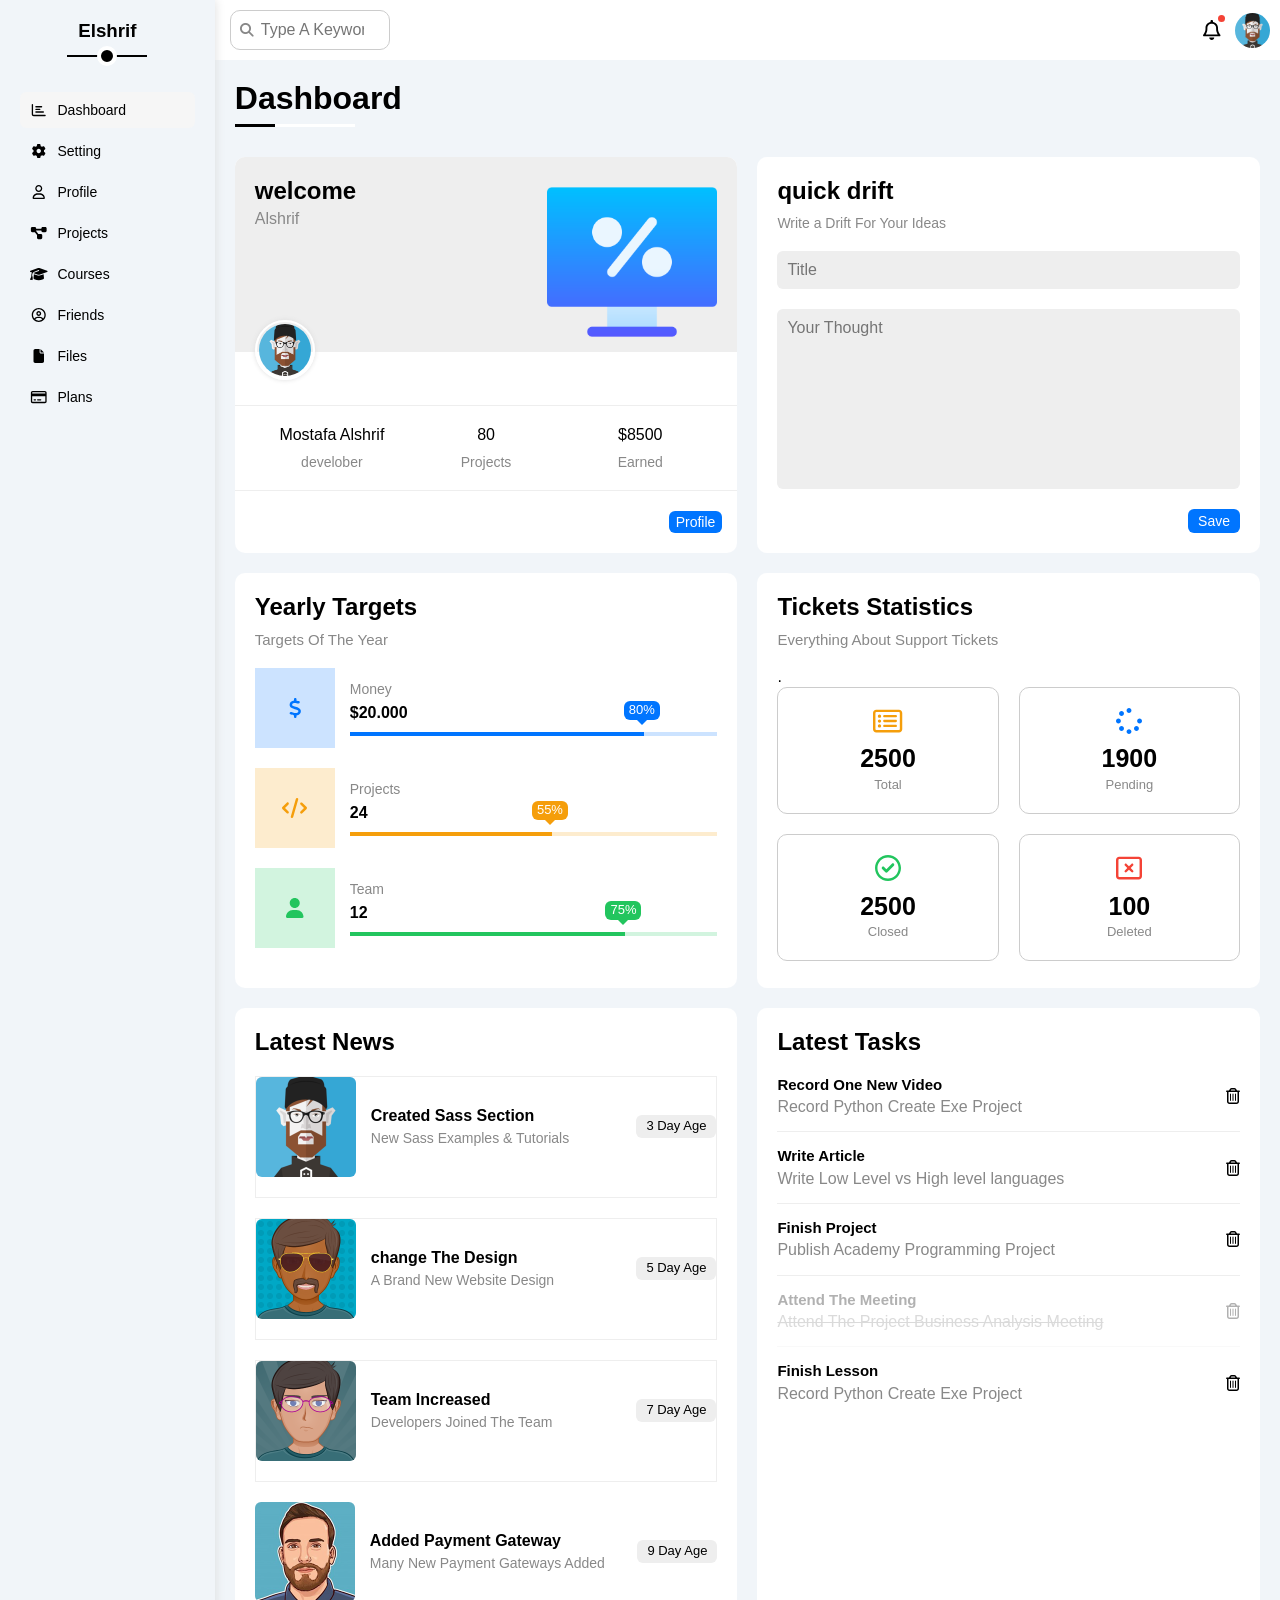
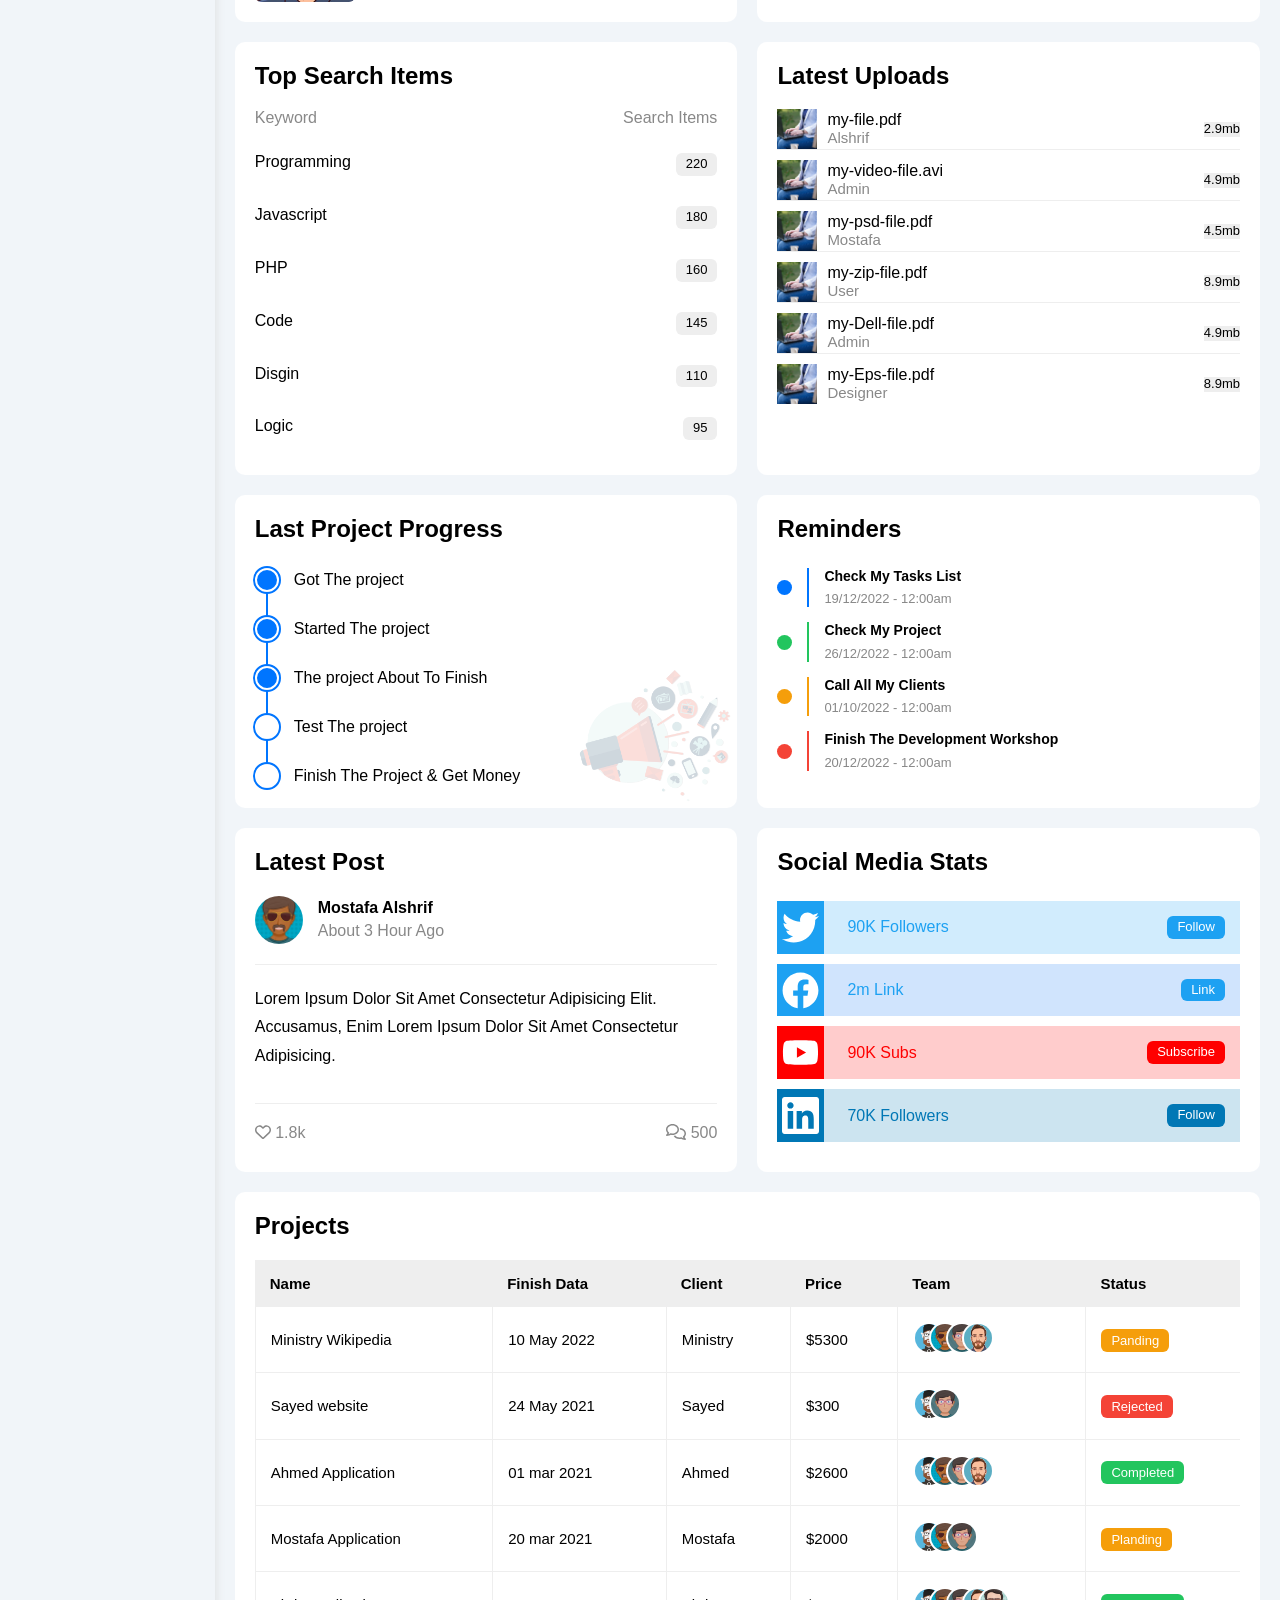
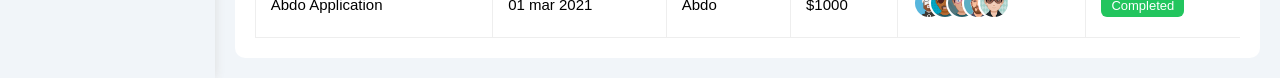
<file: index.html>
<!DOCTYPE html>
<html lang="en">
<head>
    <meta charset="UTF-8">
    <meta http-equiv="X-UA-Compatible" content="IE=edge">
    <meta name="viewport" content="width=device-width, initial-scale=1.0">
    
    
    <title>Document</title>
      <!-- Font Awesome -->
  <link rel="stylesheet" href="css/all.min.css">
  <link rel="stylesheet" href="css/normalize.css">
  <link rel="stylesheet" href="css/framework.css">
<link rel="stylesheet" href="css/style.css">
  <!-- google font -->
  <link rel="preconnect" href="https://fonts.googleapis.com">
  <link rel="preconnect" href="https://fonts.gstatic.com" crossorigin>
  <link href="https://fonts.googleapis.com/css2?family=Cairo:wght@300;400;700&display=swap" rel="stylesheet">
</head>
<body>
   <div class="page d-flex">
    <div class="sidebar bc-white p-20 p-relative">
        <h3 class="p-relative txt-c mt-0">Elshrif</h3>
        <ul>
            <li>
                <a class="active d-flex align-center fs-14 c-black rad-6 p-10" href="./index.html">
                  <i class="fa-regular fa-chart-bar fa-fw"></i>
                <span>Dashboard</span>
            </a>
        </li>
            <li>
                <a class="d-flex align-center fs-14 c-black rad-6 p-10" href="./setting.html">
                    <i class="fa-solid fa-gear fa-fw"></i>
    
                    <span>Setting</span>
            </a>
        </li>
            <li>
                <a class=" d-flex align-center fs-14 c-black rad-6 p-10" href="./profile.html">
                  <i class="fa-regular fa-user fa-fw"></i>
                <span>Profile</span>
            </a>
        </li>
            <li>
                <a class=" d-flex align-center fs-14 c-black rad-6 p-10" href="./projects.html">
                    <i class="fa-solid fa-diagram-project fa-fw "></i>
                    <span>Projects</span>
            </a>
        </li>
            <li>
                <a class=" d-flex align-center fs-14 c-black rad-6 p-10" href="./courses.html">
                    <i class="fa-solid fa-graduation-cap fa-fw"></i>
                <span>Courses</span>
            </a>
        </li>
        <li>
            <a class="d-flex align-center fs-14 c-black rad-6 p-10" href="./friends.html">
              <i class="fa-regular fa-circle-user fa-fw"></i>
              <span>Friends</span>
            </a>
         </li> 
            <li>
                <a class=" d-flex align-center fs-14 c-black rad-6 p-10" href="./files.html">
                    <i class="fa-solid fa-file fa-fw"></i>
                <span>Files</span>
            </a>
        </li>
            <li>
                <a class=" d-flex align-center fs-14 c-black rad-6 p-10" href="./plans.html">
                  <i class="fa-regular fa-credit-card fa-fw"></i>
                <span>Plans</span>
            </a>
        </li>
           
        </ul>
    </div>
    <div class="content w-full">
        <!-- start head -->
        <div class="head bg-white p-15 between-flex">
            <div class="search p-relative">
                <input class="p-10" type="search" placeholder="Type A Keyword">
            </div>
            <div class="icons d-flex align-center">
                <span class="notification p-relative">
                    <i class="fa-regular fa-bell fa-lg"></i>
                </span>
                <img src="image/avatar-01.png" alt="image">
            </div>
        </div>
        <!-- end head -->
        <h1 class="p-relative">Dashboard</h1>
        <div class="wrapper d-grid gap-20">
            <!-- start welcome wwidge -->
            <div class="welcome bg-white rad-10 txt-c-mobile block-mobile">
                <div class="intro p-20 d-flex space-between bg-eee">
                    <div>
                        <h2 class="m-0">welcome</h2>
                        <p class="c-grey mt-5">Alshrif</p>
                    </div>
                
                  <img src="image/discount2.png" class="hide-mobile" alt="">
                </div>
                <img src="image/avatar-01.png" alt="" class="avatar">
                <div class="body txt-c d-flex p-20 mt-20 mb-20 block-mobile">
                    <div>Mostafa Alshrif <span class="d-block c-grey fs-14 mt-10">develober</span></div>    
                    <div>80 <span class="d-block c-grey fs-14 mt-10">Projects </span></div>    
                    <div>$8500 <span class="d-block c-grey fs-14 mt-10">Earned</span></div>    
                </div>
                <a href="profile.html" class="visit d-block fs-14 bg-blue c-white w-fit btn-shape btn-shape">Profile</a>
        </div>
        <!-- end welcome wwidge -->
        <!-- start Quick Draft widge -->
        <div class="quick-draft p-20 bg-white rad-10">
            <h2 class="mt-0 mb-10">quick drift</h2>
            <p class="mt-0 mb-20 c-grey fs-14">Write a Drift For Your Ideas</p>
            <form action="">
                <input class="d-block mb-20 w-full p-10 b-none bg-eee rad-6" type="text" placeholder="Title">
                <textarea class="d-block mb-20 w-full p-10 b-none bg-eee rad-6" placeholder="Your Thought"></textarea>
                <input class="save d-block fs-14 bg-blue c-white w-fit b-none btn-shape" type="submit" value="Save">
            </form>
        </div>
        <!-- end Quick Draft widge -->
        <!-- start targets widge-->
        <div class="targets p-20 bg-white rad-10">
            <h2 class="mt-0 mb-10">Yearly Targets</h2>
            <p class="mt-0 mb-20 c-grey fs-15">Targets Of The Year</p>
            <div class="target-row mb-20 blue center-flex">
                <div class="icon center-flex">
                    <i class="fa-solid fa-dollar-sign fa-lg c-blue "></i>
                </div>
                <div class="details">
                    <span class="fs-14 c-grey">Money</span>
                    <span class="d-block mt-5 mb-10 fw-bold">$20.000</span>
                    <div class="progress p-relative">
                        <span class="bg-blue blue" style="width: 80%">
                        <span class="bg-blue">80%</span>
                    </span>
                    </div>
                </div>
            </div>
            <div class="target-row mb-20 center-flex orange">
                <div class="icon center-flex">
                    <i class="fa-solid fa-code fa-lg c-orange "></i>
                </div>
                <div class="details">
                    <span class="fs-14 c-grey">Projects</span>
                    <span class="d-block mt-5 mb-10 fw-bold">24</span>
                    <div class="progress p-relative">
                        <span class="bg-orange orange" style="width: 55%">
                        <span class="bg-orange">55%</span>
                    </span>
                    </div>
                </div>
            </div>
            <div class="target-row mb-20 center-flex green">
                <div class="icon center-flex">
                    <i class="fa-solid fa-user fa-lg c-green "></i>
                </div>
                <div class="details">
                    <span class="fs-14 c-grey">Team</span>
                    <span class="d-block mt-5 mb-10 fw-bold">12</span>
                    <div class="progress p-relative">
                        <span class="bg-green green" style="width: 75%">
                        <span class="bg-green">75%</span>
                    </span>
                    </div>
                </div>
            </div>
        </div>
        <!-- end targets widge-->
        <!-- strat tickets widge -->
        <div class="tickets p-20 bg-white rad-10">
            <h2 class="mt-0 mb-10">Tickets Statistics</h2>
            <p class="mt-0 mb-20 c-grey fs-15 ">Everything About Support Tickets</p>.
             <div class="d-flex txt-c gap-20 f-wrap ">
                <div class="box p-20 rad-10 fs-13 c-grey">
                    <i class="fa-regular fa-rectangle-list fa-2x mb-10 c-orange"></i>
                    <span class="d-block c-black fw-bold fs-25 mb-5">2500</span>
                    Total
                </div>
                <div class="box p-20 rad-10 fs-13 c-grey">
                    <i class="fa-solid fa-spinner fa-2x mb-10 c-blue"></i>
                    <span class="d-block c-black fw-bold fs-25 mb-5">1900</span>
                    Pending
                </div>
                <div class="box p-20 rad-10 fs-13 c-grey">
                    <i class="fa-regular fa-circle-check fa-2x mb-10 c-green"></i>
                    <span class="d-block c-black fw-bold fs-25 mb-5">2500</span>
                    Closed
                </div>
                <div class="box p-20 rad-10 fs-13 c-grey">
                    <i class="fa-regular fa-rectangle-xmark fa-2x mb-10 c-red"></i>
                    <span class="d-block c-black fw-bold fs-25 mb-5">100</span>
                    Deleted
                </div>

             </div>
        </div>
        <!-- end tickets widge -->
        <!-- start latest news -->
        <div class="latest-news p-20 bg-white rad-10 txt-c-mobile">
            <h2 class="mt-0 mb-20"> Latest News</h2>
            <div class="news-row d-flex align-center">
                <img src="image/avatar-01.png" alt="">
                <div class="info">
                    <h3>Created Sass Section</h3>
                    <p class="m-0 fs-14 c-grey">New Sass Examples & Tutorials</p>
                </div>
                <div class="btn-shape bg-eee fs-13 label">3 Day Age</div>
            </div>
            <div class="news-row d-flex align-center">
                <img src="image/avatar-02.png" alt="">
                <div class="info">
                    <h3>change The Design</h3>
                    <p class="m-0 fs-14 c-grey">A Brand New Website Design</p>
                </div>
                <div class="btn-shape bg-eee fs-13 label">5 Day Age</div>
            </div>
            <div class="news-row d-flex align-center">
                <img src="image/avatar-04.png" alt="">
                <div class="info">
                    <h3>Team Increased</h3>
                    <p class="m-0 fs-14 c-grey">Developers Joined The Team</p>
                </div>
                <div class="btn-shape bg-eee fs-13 label">7 Day Age</div>
            </div>
            <div class="news-row d-flex align-center">
                <img src="image/avatar-05.png" alt="">
                <div class="info">
                    <h3>Added Payment Gateway</h3>
                    <p class="m-0 fs-14 c-grey">Many New Payment Gateways Added</p>
                </div>
                <div class="btn-shape bg-eee fs-13 label">9 Day Age</div>
            </div>
        </div>
        <!-- end latest news -->
        <!-- start tasks -->
        <div class="tasks p-20 bg-white rad-10 ">
            <h2 class="mt-0 mb-20">Latest Tasks</h2>
            <div class="task-row between-flex">
                <div class="info">
                    <h2 class="mt-0 mb-5 fs-15">Record One New Video</h2>
                    <p class="m-0 c-grey">Record Python Create Exe Project</p>
                </div>
                 <i class="fa-regular fa-trash-can delete"></i>
            </div>
            <div class="task-row between-flex">
                <div class="info">
                    <h2 class="mt-0 mb-5 fs-15">Write Article</h2>
                    <p class="m-0 c-grey">Write Low Level vs High level languages</p>
                </div>
                 <i class="fa-regular fa-trash-can delete"></i>
            </div><div class="task-row between-flex">
                <div class="info">
                    <h2 class="mt-0 mb-5 fs-15">Finish Project</h2>
                    <p class="m-0 c-grey">Publish Academy Programming Project</p>
                </div>
                 <i class="fa-regular fa-trash-can delete"></i>
            </div><div class="task-row between-flex done">
                <div class="info">
                    <h2 class="mt-0 mb-5 fs-15">Attend The Meeting</h2>
                    <p class="m-0 c-grey">Attend The Project Business Analysis Meeting</p>
                </div>
                 <i class="fa-regular fa-trash-can delete"></i>
            </div><div class="task-row between-flex">
                <div class="info">
                    <h2 class="mt-0 mb-5 fs-15">Finish Lesson</h2>
                    <p class="m-0 c-grey">Record Python Create Exe Project</p>
                </div>
                 <i class="fa-regular fa-trash-can delete"></i>
            </div>
        </div>
        <!-- end tasks -->
        <!-- start top search word widget -->
        <div class="search-items p-20 bg-white rad-10">
            <h2 class="mt-0 mb-20">Top Search Items</h2>
            <div class="items-head d-flex space-between c-grey mb-10">
                <div>Keyword</div>
                <div>Search Items</div>
            </div>
            <div class="items d-flex space-between pt-15 pb-15">
                <span>Programming</span>
                <span class="bg-eee fs-13 btn-shape">220</span>
            </div>
            <div class="items d-flex space-between pt-15 pb-15">
                <span>Javascript</span>
                <span class="bg-eee fs-13 btn-shape">180</span>
            </div>
            <div class="items d-flex space-between pt-15 pb-15">
                <span>PHP</span>
                <span class="bg-eee fs-13 btn-shape">160</span>
            </div>
            <div class="items d-flex space-between pt-15 pb-15">
                <span>Code</span>
                <span class="bg-eee fs-13 btn-shape">145</span>
            </div>
            <div class="items d-flex space-between pt-15 pb-15">
                <span>Disgin</span>
                <span class="bg-eee fs-13 btn-shape">110</span>
            </div>
            <div class="items d-flex space-between pt-15 pb-15">
                <span>Logic</span>
                <span class="bg-eee fs-13 btn-shape">95</span>
            </div>
        </div>
        <!-- end top search word widget -->
        <!-- start latest uploads  -->
        <div class="latest-uploads p-20 bg-white rad-10">
            <h2 class="mt-0 mb-20">Latest Uploads</h2>
            <ul class="m-0">
                <li class="between-flex bp-10 mb-10">
                    <div class="d-flex align-center">
                        <img class="mr-10" src="image/features-01.jpg" alt="">
                        <div>
                            <span class="d-block">my-file.pdf</span>
                            <span class="fs-15 c-grey">Alshrif</span>
                        </div>
                    </div>
                    <div class="bg-eee btn-shap fs-13">2.9mb</div>
                </li>
                <li class="between-flex bp-10 mb-10">
                    <div class="d-flex align-center">
                        <img class="mr-10" src="image/features-01.jpg" alt="">
                        <div>
                            <span class="d-block">my-video-file.avi</span>
                            <span class="fs-15 c-grey">Admin</span>
                        </div>
                    </div>
                    <div class="bg-eee btn-shap fs-13">4.9mb</div>
                </li>
                <li class="between-flex bp-10 mb-10">
                    <div class="d-flex align-center">
                        <img class="mr-10" src="image/features-01.jpg" alt="">
                        <div>
                            <span class="d-block">my-psd-file.pdf</span>
                            <span class="fs-15 c-grey">Mostafa</span>
                        </div>
                    </div>
                    <div class="bg-eee btn-shap fs-13">4.5mb</div>
                </li>
                <li class="between-flex bp-10 mb-10">
                    <div class="d-flex align-center">
                        <img class="mr-10" src="image/features-01.jpg" alt="">
                        <div>
                            <span class="d-block">my-zip-file.pdf</span>
                            <span class="fs-15 c-grey">User</span>
                        </div>
                    </div>
                    <div class="bg-eee btn-shap fs-13">8.9mb</div>
                </li>
                <li class="between-flex bp-10 mb-10">
                    <div class="d-flex align-center">
                        <img class="mr-10" src="image/features-01.jpg" alt="">
                        <div>
                            <span class="d-block">my-Dell-file.pdf</span>
                            <span class="fs-15 c-grey">Admin</span>
                        </div>
                    </div>
                    <div class="bg-eee btn-shap fs-13">4.9mb</div>
                </li>
                <li class="between-flex bp-10 mb-10">
                    <div class="d-flex align-center">
                        <img class="mr-10" src="image/features-01.jpg" alt="">
                        <div>
                            <span class="d-block">my-Eps-file.pdf</span>
                            <span class="fs-15 c-grey">Designer</span>
                        </div>
                    </div>
                    <div class="bg-eee btn-shap fs-13">8.9mb</div>
                </li>
            </ul>
        </div>
        <!-- end latest uploads  -->
        <!-- start last project progress widget -->
        <div class="last-project p-20 bg-white rad-10 p-relative">
            <h2 class="mt-0 mb-20">Last Project Progress</h2>
            <ul class="m-0 p-relative">
                <li class="mt-25 d-flex align-center done">Got The project</li>
                <li class="mt-25 d-flex align-center done">Started The project</li>
                <li class="mt-25 d-flex align-center done">The project About To Finish</li>
                <li class="mt-25 d-flex align-center current">Test The project</li>
                <li class="mt-25 d-flex align-center">Finish The Project & Get Money</li>
            </ul>
            <img class="launch-icon" src="image/events.png" alt="">
        </div>
        <!-- end last project progress widget -->
        <!-- start Reminders widget -->
        <div class="reminders p-20 bg-white rad-10 p-relative">
            <h2 class="mt-0 mb-25">Reminders</h2>
            <ul class="m-0">
                <li class="d-flex align-center mt-15">
                    <span class="key bg-blue mr-15 d-block rad-half"></span>
                    <div class="pl-15 blue">
                        <p class="fs-14 fw-bold mt-0 mb-5">Check My Tasks List</p>
                        <span class="fs-13 c-grey">19/12/2022 - 12:00am</span>
                    </div>
                </li>
                <li class="d-flex align-center mt-15">
                    <span class="key bg-green mr-15 d-block rad-half"></span>
                    <div class="pl-15 green">
                        <p class="fs-14 fw-bold mt-0 mb-5">Check My Project</p>
                        <span class="fs-13 c-grey">26/12/2022 - 12:00am</span>
                    </div>
                </li>
                <li class="d-flex align-center mt-15">
                    <span class="key bg-orange mr-15 d-block rad-half"></span>
                    <div class="pl-15 orange">
                        <p class="fs-14 fw-bold mt-0 mb-5">Call All My Clients</p>
                        <span class="fs-13 c-grey">01/10/2022 - 12:00am</span>
                    </div>
                </li>
                <li class="d-flex align-center mt-15">
                    <span class="key bg-red mr-15 d-block rad-half"></span>
                    <div class="pl-15 red">
                        <p class="fs-14 fw-bold mt-0 mb-5">Finish The Development Workshop</p>
                        <span class="fs-13 c-grey">20/12/2022 - 12:00am</span>
                    </div>
                </li>
            </ul>
        </div>
        <!-- end Reminders widget -->
        <!-- start latest post -->
        <div class="latest-post p-20 bg-white rad-10 p-relative">
            <h2 class="mt-0 mb-20">Latest Post</h2>
            <div class="top d-flex align-center">
                <img class="avatar mr-15" src="image/avatar-02.png" alt="">
                <div class="info">
                    <span class="d-block mb-5 fw-bold">Mostafa Alshrif</span>
                    <span class="c-grey">About 3 Hour Ago</span>
                </div>
            </div>
            <div class="post-content txt-c-mobile pt-20 pb-20 mt-20 mb-20">Lorem ipsum dolor sit amet consectetur adipisicing elit. Accusamus, enim Lorem ipsum dolor sit amet consectetur adipisicing.</div>
         
         <div class="post-stats between-flex c-grey">
            <div>
                <i class="fa-regular fa-heart"></i>
                <span>1.8k</span>
            </div>
            <div>
                <i class="fa-regular fa-comments"></i>
                <span>500</span>
            </div>
        </div>
        </div>
        <!-- end latest post -->
        <!-- start social media stats widget -->
        <div class="social-media p-20 bg-white rad-10 p-relative">
            <h2 class="mt-0 mb-25">Social Media Stats</h2>
            <div class="box twitter p-15 p-relative mb-10 between-flex">
                <i class="fa-brands fa-twitter c-white h-full center-flex icon"></i>
                <span>90K Followers</span>
                <a class="fs-13 c-white btn-shape" href="#">Follow</a>
            </div>
            <div class="box facebook p-15 p-relative mb-10 between-flex ">
                <i class="fa-brands fa-facebook fa-2x c-white h-full center-flex icon"></i>
                <span>2m Link</span>
                <a class="fs-13 c-white btn-shape" href="#">Link</a>
            </div>
            <div class="box youtube p-15 p-relative mb-10 between-flex">
                <i class="fa-brands fa-youtube fa-2x c-white h-full center-flex icon"></i>
                <span>90K Subs</span>
                <a class="fs-13 c-white btn-shape" href="#">Subscribe</a>
            </div>
            <div class="box linkedin p-15 p-relative mb-10 between-flex">
                <i class="fa-brands fa-linkedin fa-2x c-white h-full center-flex icon"></i>
                <span>70K Followers</span>
                <a class="fs-13 c-white btn-shape" href="#">Follow</a>
            </div>
        </div>
        <!-- end social media stats widget -->
    </div>
    <!-- start projects Table -->
    <div class="projects p-20 bg-white rad-10 m-20">
        <h2 class="mt-0 mb-20">Projects</h2>
        <div class="responsive-table">
            <table class="fs-15 w-full">
                <thead>
                    <tr>
                        <td>Name</td>
                        <td>Finish Data</td>
                        <td>Client</td>
                        <td>Price</td>
                        <td>Team</td>
                        <td>Status</td>
                    </tr>
                </thead>
                <tbody>
                <tr>
                    <td>Ministry Wikipedia</td>
                    <td>10 May 2022</td>
                    <td>Ministry</td>
                    <td>$5300</td>
                    <td>
                        <img src="image/avatar-01.png" alt="">
                        <img src="image/avatar-02.png" alt="">
                        <img src="image/avatar-04.png" alt="">
                        <img src="image/avatar-05.png" alt="">
                    </td>
                    <td>
                        <span class="lable btn-shape fs-13 bg-orange c-white">Panding</span>
                    </td>
                </tr>
                <tr>
                    <td>Sayed website</td>
                    <td>24 May 2021</td>
                    <td>Sayed</td>
                    <td>$300</td>
                    <td>
                        <img src="image/avatar-01.png" alt="">
                        <img src="image/avatar-04.png" alt="">
                    </td>
                    <td>
                        <span class="lable btn-shape fs-13 bg-red c-white">Rejected</span>
                    </td>
                </tr>
                <tr>
                    <td>Ahmed Application</td>
                    <td>01 mar 2021</td>
                    <td>Ahmed</td>
                    <td>$2600</td>
                    <td>
                        <img src="image/avatar-01.png" alt="">
                        <img src="image/avatar-02.png" alt="">
                        <img src="image/avatar-04.png" alt="">
                        <img src="image/avatar-05.png" alt="">
                    </td>
                    <td>
                        <span class="lable btn-shape fs-13 bg-green c-white">Completed</span>
                    </td>
                </tr>
                <tr>
                    <td>Mostafa Application</td>
                    <td>20 mar 2021</td>
                    <td>Mostafa</td>
                    <td>$2000</td>
                    <td>
                        <img src="image/avatar-01.png" alt="">
                        <img src="image/avatar-02.png" alt="">
                        <img src="image/avatar-04.png" alt="">
                        
                    </td>
                    <td>
                        <span class="lable btn-shape fs-13 bg-orange c-white">Planding</span>
                    </td>
                </tr>
                <tr>
                    <td>Abdo Application</td>
                    <td>01 mar 2021</td>
                    <td>Abdo</td>
                    <td>$1000</td>
                    <td>
                        <img src="image/avatar-01.png" alt="">
                        <img src="image/avatar-02.png" alt="">
                        <img src="image/avatar-04.png" alt="">
                        <img src="image/avatar-05.png" alt="">
                        <img src="image/avatar-06.png" alt="">
                    </td>
                    <td>
                        <span class="lable btn-shape fs-13 bg-green c-white">Completed</span>
                    </td>
                </tr>
                </tbody>
            </table>
        </div>
    </div>
    <!-- end projects Table -->
   </div>
</div>
    <script src="js/page.js"></script>
    <script src="js/all.min.js"></script>
</body>
</html>
</file>
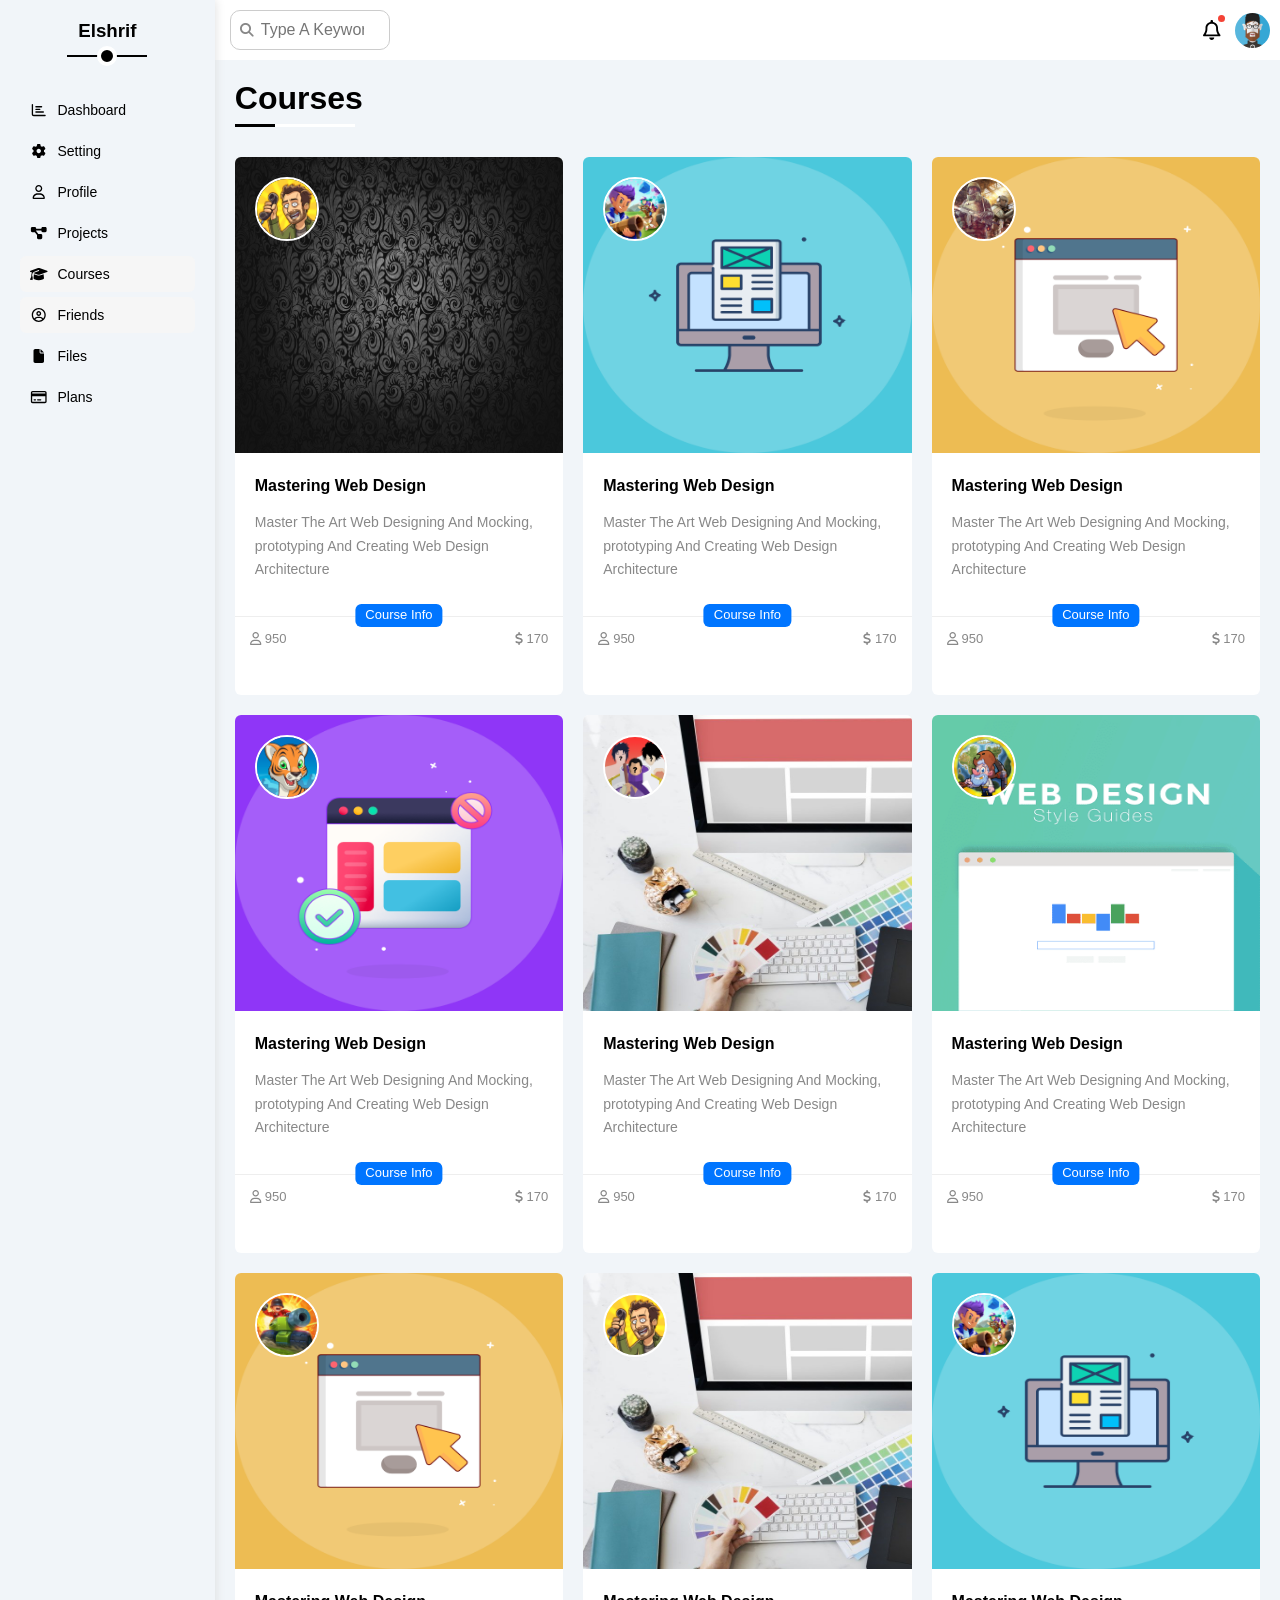
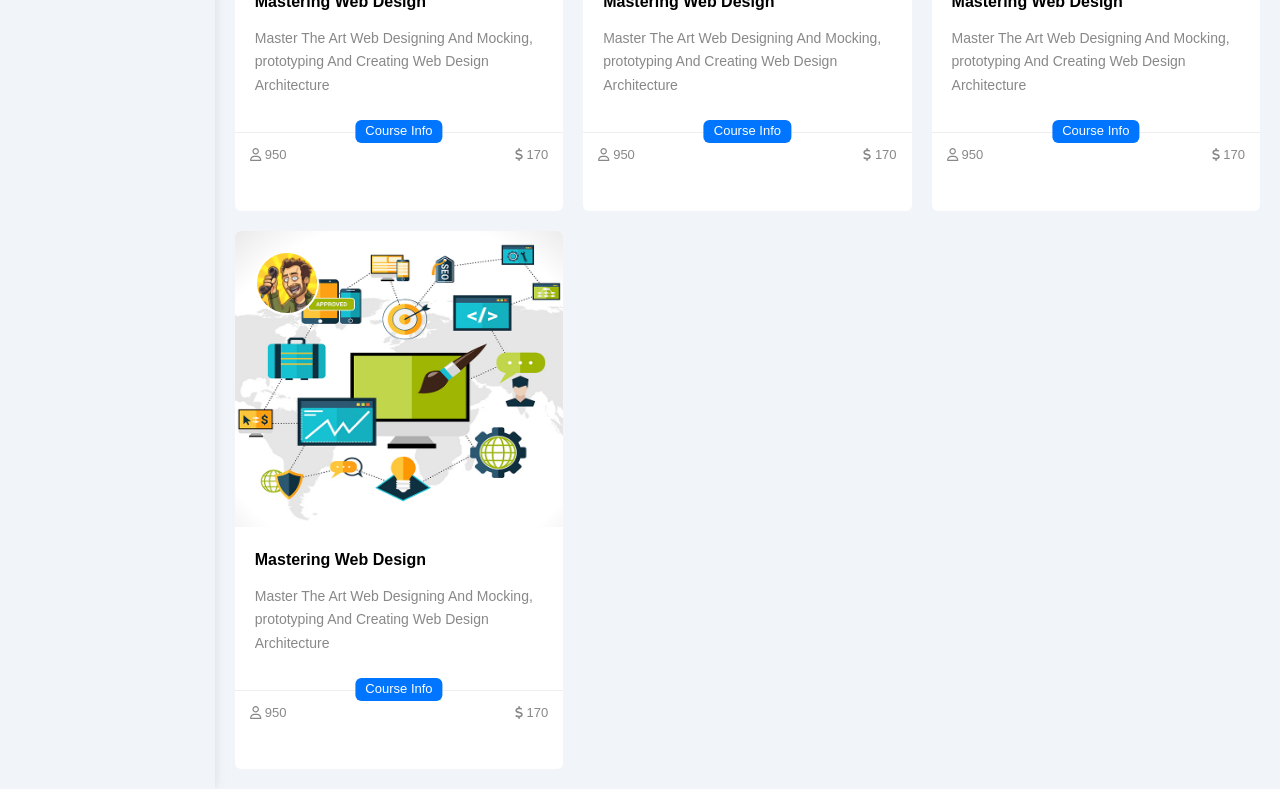
<file: courses.html>
<!DOCTYPE html>
<html lang="en">
<head>
    <meta charset="UTF-8">
    <meta http-equiv="X-UA-Compatible" content="IE=edge">
    <meta name="viewport" content="width=device-width, initial-scale=1.0">
    
    
    <title>Courses</title>
      <!-- Font Awesome -->
  <link rel="stylesheet" href="css/all.min.css">
  <link rel="stylesheet" href="css/normalize.css">
  <link rel="stylesheet" href="css/framework.css">
<link rel="stylesheet" href="css/style.css">
  <!-- google font -->
  <link rel="preconnect" href="https://fonts.googleapis.com">
  <link rel="preconnect" href="https://fonts.gstatic.com" crossorigin>
  <link href="https://fonts.googleapis.com/css2?family=Cairo:wght@300;400;700&display=swap" rel="stylesheet">
</head>
<body>
   <div class="page d-flex">
    <div class="sidebar bc-white p-20 p-relative">
        <h3 class="p-relative txt-c mt-0">Elshrif</h3>
        <ul>
            <li>
                <a class="d-flex align-center fs-14 c-black rad-6 p-10" href="index.html">
                  <i class="fa-regular fa-chart-bar fa-fw"></i>
                <span>Dashboard</span>
            </a>
        </li>
            <li>
                <a class="d-flex align-center fs-14 c-black rad-6 p-10" href="Setting.html">
                    <i class="fa-solid fa-gear fa-fw"></i>
    
                    <span>Setting</span>
            </a>
        </li>
            <li>
                <a class="d-flex align-center fs-14 c-black rad-6 p-10" href="Profile.html">
                  <i class="fa-regular fa-user fa-fw"></i>
                <span>Profile</span>
            </a>
        </li>
            <li>
                <a class="d-flex align-center fs-14 c-black rad-6 p-10" href="Projects.html">
                    <i class="fa-solid fa-diagram-project fa-fw "></i>
                    <span>Projects</span>
            </a>
        </li>
            <li>
                <a class="active d-flex align-center fs-14 c-black rad-6 p-10" href="Courses.html">
                    <i class="fa-solid fa-graduation-cap fa-fw"></i>
                <span>Courses</span>
            </a>
        </li>
        <li>
            <a class="active d-flex align-center fs-14 c-black rad-6 p-10" href="friends.html">
              <i class="fa-regular fa-circle-user fa-fw"></i>
              <span>Friends</span>
            </a>
         </li>
            <li>
                <a class=" d-flex align-center fs-14 c-black rad-6 p-10" href="Files.html">
                    <i class="fa-solid fa-file fa-fw"></i>
                <span>Files</span>
            </a>
        </li>
            <li>
                <a class=" d-flex align-center fs-14 c-black rad-6 p-10" href="Plans.html">
                  <i class="fa-regular fa-credit-card fa-fw"></i>
                <span>Plans</span>
            </a>
        </li>
           
        </ul>
    </div>
    <div class="content w-full">
        <!-- start head -->
        <div class="head bg-white p-15 between-flex">
            <div class="search p-relative">
                <input class="p-10" type="search" placeholder="Type A Keyword">
            </div>
            <div class="icons d-flex align-center">
                <span class="notification p-relative">
                    <i class="fa-regular fa-bell fa-lg"></i>
                </span>
                <img src="image/avatar-01.png" alt="image">
            </div>
        </div>
        <!-- end head -->
        <h1 class="p-relative">Courses</h1>
        <div class="courses-page d-grid m-20 gap-20">
            <!-- start course -->
            <div class="course bg-white rad-6 p-relative">
                <img class="cover" src="image/landing.jpg" alt="" >
                <img class="instructor" src="image/team-07.jpg" alt="" >
                <div class="p-20">
                    <h4 class="m-0">Mastering Web Design</h4>
                    <p class="description c-grey mt-15 fs-14">Master The Art Web Designing And Mocking, prototyping And Creating Web Design Architecture </p>
 
                </div>
                <div class="info p-15 p-relative between-flex"> 
                    <span class="title bg-blue c-white btn-shape">Course Info</span>
                    <span class="c-grey">
                        <i class="fa-regular fa-user"></i>
                        950
                    </span>
                    <span class="c-grey">
                        <i class="fa-solid fa-dollar-sign"></i>
                        170
                    </span>
                </div>
            </div>
            <!-- end course -->
            <!-- start course -->
            <div class="course bg-white rad-6 p-relative">
                <img class="cover" src="image/gallery-01.png" alt="" >
                <img class="instructor" src="image/team-01.jpg" alt="" >
                <div class="p-20">
                    <h4 class="m-0">Mastering Web Design</h4>
                    <p class="description c-grey mt-15 fs-14">Master The Art Web Designing And Mocking, prototyping And Creating Web Design Architecture </p>
 
                </div>
                <div class="info p-15 p-relative between-flex"> 
                    <span class="title bg-blue c-white btn-shape">Course Info</span>
                    <span class="c-grey">
                        <i class="fa-regular fa-user"></i>
                        950
                    </span>
                    <span class="c-grey">
                        <i class="fa-solid fa-dollar-sign"></i>
                        170
                    </span>
                </div>
            </div>
            <!-- end course -->
            <!-- start course -->
            <div class="course bg-white rad-6 p-relative">
                <img class="cover" src="image/gallery-02.png" alt="" >
                <img class="instructor" src="image/team-02.jpg" alt="" >
                <div class="p-20">
                    <h4 class="m-0">Mastering Web Design</h4>
                    <p class="description c-grey mt-15 fs-14">Master The Art Web Designing And Mocking, prototyping And Creating Web Design Architecture </p>
 
                </div>
                <div class="info p-15 p-relative between-flex"> 
                    <span class="title bg-blue c-white btn-shape">Course Info</span>
                    <span class="c-grey">
                        <i class="fa-regular fa-user"></i>
                        950
                    </span>
                    <span class="c-grey">
                        <i class="fa-solid fa-dollar-sign"></i>
                        170
                    </span>
                </div>
            </div>
            <!-- end course -->
            <!-- start course -->
            <div class="course bg-white rad-6 p-relative">
                <img class="cover" src="image/gallery-04.png" alt="" >
                <img class="instructor" src="image/team-03.jpg" alt="" >
                <div class="p-20">
                    <h4 class="m-0">Mastering Web Design</h4>
                    <p class="description c-grey mt-15 fs-14">Master The Art Web Designing And Mocking, prototyping And Creating Web Design Architecture </p>
 
                </div>
                <div class="info p-15 p-relative between-flex"> 
                    <span class="title bg-blue c-white btn-shape">Course Info</span>
                    <span class="c-grey">
                        <i class="fa-regular fa-user"></i>
                        950
                    </span>
                    <span class="c-grey">
                        <i class="fa-solid fa-dollar-sign"></i>
                        170
                    </span>
                </div>
            </div>
            <!-- end course -->
            <!-- start course -->
            <div class="course bg-white rad-6 p-relative">
                <img class="cover" src="image/gallery-03.jpg" alt="" >
                <img class="instructor" src="image/team-04.jpg" alt="" >
                <div class="p-20">
                    <h4 class="m-0">Mastering Web Design</h4>
                    <p class="description c-grey mt-15 fs-14">Master The Art Web Designing And Mocking, prototyping And Creating Web Design Architecture </p>
 
                </div>
                <div class="info p-15 p-relative between-flex"> 
                    <span class="title bg-blue c-white btn-shape">Course Info</span>
                    <span class="c-grey">
                        <i class="fa-regular fa-user"></i>
                        950
                    </span>
                    <span class="c-grey">
                        <i class="fa-solid fa-dollar-sign"></i>
                        170
                    </span>
                </div>
            </div>
            <!-- end course -->
            <!-- start course -->
            <div class="course bg-white rad-6 p-relative">
                <img class="cover" src="image/gallery-06.png" alt="" >
                <img class="instructor" src="image/team-05.png" alt="" >
                <div class="p-20">
                    <h4 class="m-0">Mastering Web Design</h4>
                    <p class="description c-grey mt-15 fs-14">Master The Art Web Designing And Mocking, prototyping And Creating Web Design Architecture </p>
 
                </div>
                <div class="info p-15 p-relative between-flex"> 
                    <span class="title bg-blue c-white btn-shape">Course Info</span>
                    <span class="c-grey">
                        <i class="fa-regular fa-user"></i>
                        950
                    </span>
                    <span class="c-grey">
                        <i class="fa-solid fa-dollar-sign"></i>
                        170
                    </span>
                </div>
            </div>
            <!-- end course -->
             <!-- start course -->
             <div class="course bg-white rad-6 p-relative">
                <img class="cover" src="image/gallery-02.png" alt="" >
                <img class="instructor" src="image/team-06.png" alt="" >
                <div class="p-20">
                    <h4 class="m-0">Mastering Web Design</h4>
                    <p class="description c-grey mt-15 fs-14">Master The Art Web Designing And Mocking, prototyping And Creating Web Design Architecture </p>
 
                </div>
                <div class="info p-15 p-relative between-flex"> 
                    <span class="title bg-blue c-white btn-shape">Course Info</span>
                    <span class="c-grey">
                        <i class="fa-regular fa-user"></i>
                        950
                    </span>
                    <span class="c-grey">
                        <i class="fa-solid fa-dollar-sign"></i>
                        170
                    </span>
                </div>
            </div>
            <!-- end course -->
             <!-- start course -->
             <div class="course bg-white rad-6 p-relative">
                <img class="cover" src="image/gallery-03.jpg" alt="" >
                <img class="instructor" src="image/team-07.jpg" alt="" >
                <div class="p-20">
                    <h4 class="m-0">Mastering Web Design</h4>
                    <p class="description c-grey mt-15 fs-14">Master The Art Web Designing And Mocking, prototyping And Creating Web Design Architecture </p>
 
                </div>
                <div class="info p-15 p-relative between-flex"> 
                    <span class="title bg-blue c-white btn-shape">Course Info</span>
                    <span class="c-grey">
                        <i class="fa-regular fa-user"></i>
                        950
                    </span>
                    <span class="c-grey">
                        <i class="fa-solid fa-dollar-sign"></i>
                        170
                    </span>
                </div>
            </div>
            <!-- end course -->
             <!-- start course -->
             <div class="course bg-white rad-6 p-relative">
                <img class="cover" src="image/gallery-01.png" alt="" >
                <img class="instructor" src="image/team-01.jpg" alt="" >
                <div class="p-20">
                    <h4 class="m-0">Mastering Web Design</h4>
                    <p class="description c-grey mt-15 fs-14">Master The Art Web Designing And Mocking, prototyping And Creating Web Design Architecture </p>
 
                </div>
                <div class="info p-15 p-relative between-flex"> 
                    <span class="title bg-blue c-white btn-shape">Course Info</span>
                    <span class="c-grey">
                        <i class="fa-regular fa-user"></i>
                        950
                    </span>
                    <span class="c-grey">
                        <i class="fa-solid fa-dollar-sign"></i>
                        170
                    </span>
                </div>
            </div>
            <!-- end course -->
             <!-- start course -->
             <div class="course bg-white rad-6 p-relative">
                <img class="cover" src="image/gallery-05.jpg" alt="" >
                <img class="instructor" src="image/team-07.jpg" alt="" >
                <div class="p-20">
                    <h4 class="m-0">Mastering Web Design</h4>
                    <p class="description c-grey mt-15 fs-14">Master The Art Web Designing And Mocking, prototyping And Creating Web Design Architecture </p>
 
                </div>
                <div class="info p-15 p-relative between-flex"> 
                    <span class="title bg-blue c-white btn-shape">Course Info</span>
                    <span class="c-grey">
                        <i class="fa-regular fa-user"></i>
                        950
                    </span>
                    <span class="c-grey">
                        <i class="fa-solid fa-dollar-sign"></i>
                        170
                    </span>
                </div>
            </div>
            <!-- end course -->
        </div>
</div>
    <script src="js/page.js"></script>
    <script src="js/all.min.js"></script>
</body>
</html>
</file>
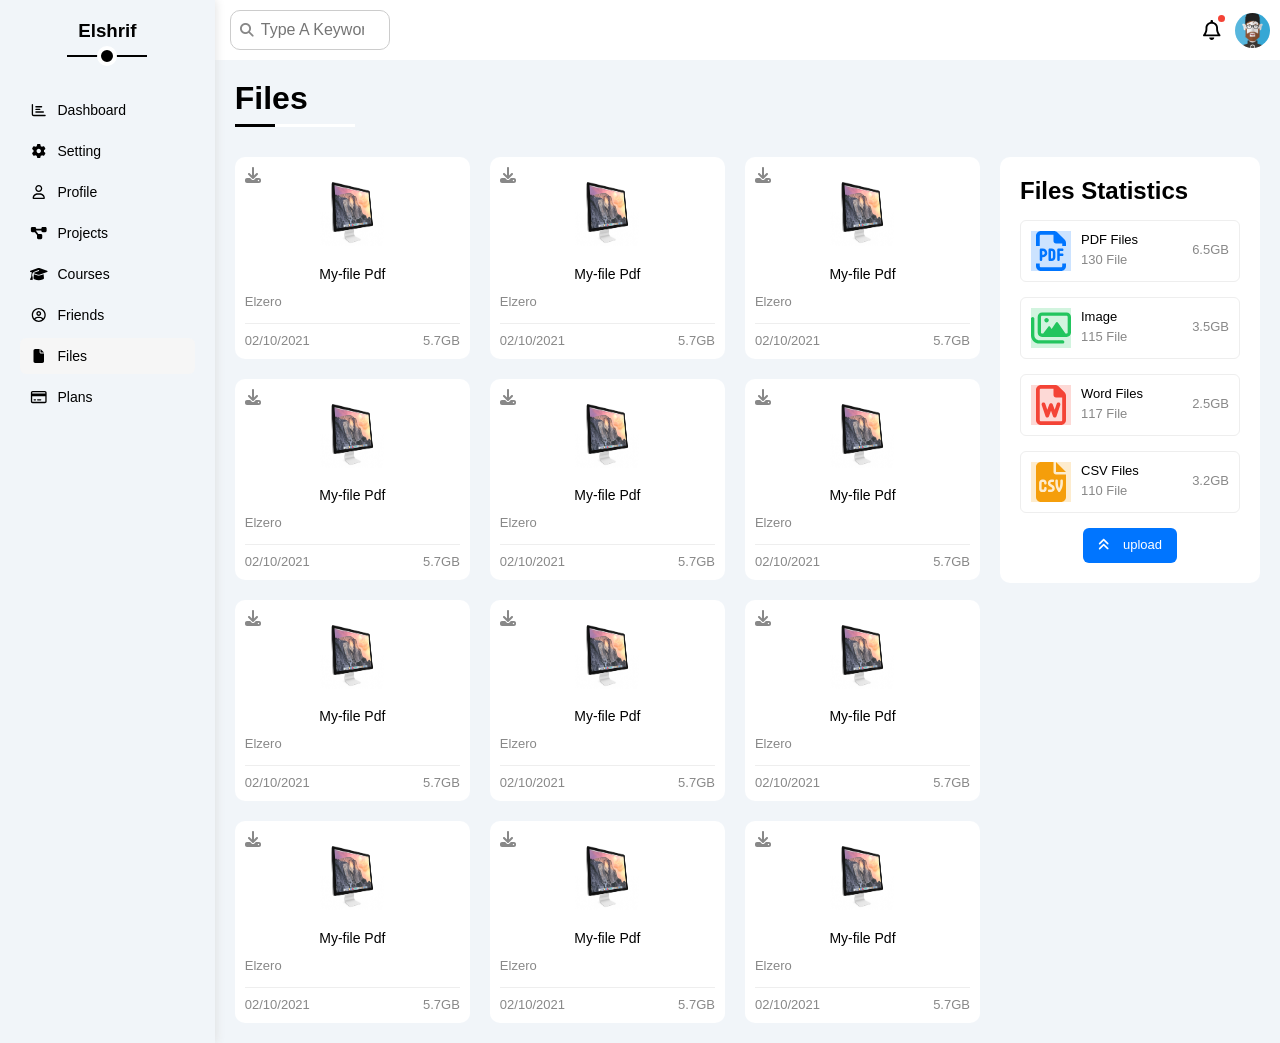
<file: files.html>
<!DOCTYPE html>
<html lang="en">
<head>
    <meta charset="UTF-8">
    <meta http-equiv="X-UA-Compatible" content="IE=edge">
    <meta name="viewport" content="width=device-width, initial-scale=1.0">
    
    
    <title>Files</title>
      <!-- Font Awesome -->
  <link rel="stylesheet" href="css/all.min.css">
  <link rel="stylesheet" href="css/normalize.css">
  <link rel="stylesheet" href="css/framework.css">
<link rel="stylesheet" href="css/style.css">
  <!-- google font -->
  <link rel="preconnect" href="https://fonts.googleapis.com">
  <link rel="preconnect" href="https://fonts.gstatic.com" crossorigin>
  <link href="https://fonts.googleapis.com/css2?family=Cairo:wght@300;400;700&display=swap" rel="stylesheet">
</head>
<body>
   <div class="page d-flex">
    <div class="sidebar bc-white p-20 p-relative">
        <h3 class="p-relative txt-c mt-0">Elshrif</h3>
        <ul>
            <li>
                <a class="d-flex align-center fs-14 c-black rad-6 p-10" href="index.html">
                  <i class="fa-regular fa-chart-bar fa-fw"></i>
                 <span>Dashboard</span>
                </a>
        </li>
            <li>
                <a class="d-flex align-center fs-14 c-black rad-6 p-10" href="Setting.html">
                    <i class="fa-solid fa-gear fa-fw"></i>
    
                    <span>Setting</span>
            </a>
        </li>
            <li>
                <a class="d-flex align-center fs-14 c-black rad-6 p-10" href="Profile.html">
                  <i class="fa-regular fa-user fa-fw"></i>
                <span>Profile</span>
            </a>
        </li>
            <li>
                <a class="d-flex align-center fs-14 c-black rad-6 p-10" href="Projects.html">
                    <i class="fa-solid fa-diagram-project fa-fw "></i>
                    <span>Projects</span>
            </a>
        </li>
            <li>
                <a class="d-flex align-center fs-14 c-black rad-6 p-10" href="Courses.html">
                    <i class="fa-solid fa-graduation-cap fa-fw"></i>
                <span>Courses</span>
            </a>
        </li>
        <li>
            <a class="d-flex align-center fs-14 c-black rad-6 p-10" href="friends.html">
              <i class="fa-regular fa-circle-user fa-fw"></i>
              <span>Friends</span>
            </a>
         </li>  
            <li>
                <a class="active d-flex align-center fs-14 c-black rad-6 p-10" href="Files.html">
                    <i class="fa-solid fa-file fa-fw"></i>
                <span>Files</span>
            </a>
        </li>
            <li>
                <a class=" d-flex align-center fs-14 c-black rad-6 p-10" href="Plans.html">
                  <i class="fa-regular fa-credit-card fa-fw"></i>
                <span>Plans</span>
            </a>
        </li>
           
        </ul>
    </div>
    <div class="content w-full">
        <!-- start head -->
        <div class="head bg-white p-15 between-flex">
            <div class="search p-relative">
                <input class="p-10" type="search" placeholder="Type A Keyword">
            </div>
            <div class="icons d-flex align-center">
                <span class="notification p-relative">
                    <i class="fa-regular fa-bell fa-lg"></i>
                </span>
                <img src="image/avatar-01.png" alt="image">
            </div>
        </div>
        <!-- end head -->
        <h1 class="p-relative">Files</h1>
        <div class="files-page d-flex m-20 gap-20">
           <div class="files-stats p-20 bg-white rad-10">
                <h2 class="mt-0 mb-15 txt-c-mobile">Files Statistics</h2>
                <div class="d-flex align-center border-eee p-10 rad-6 mb-15 fs-13">
                    <i class="fa-regular fa-file-pdf fa-lg blue center-flex c-blue icon"></i>
                    <div class="info">
                        <span>PDF Files</span>
                        <span class="c-grey d-block mt-5">130 File</span>
                    </div>
                    <div class="size c-grey">6.5GB</div>
                </div>
                <div class="d-flex align-center border-eee p-10 rad-6 mb-15 fs-13">
                    <i class="fa-regular fa-images fa-lg green center-flex c-green icon"></i>
                    <div class="info">
                        <span>Image</span>
                        <span class="c-grey d-block mt-5">115 File</span>
                    </div>
                    <div class="size c-grey">3.5GB</div>
                </div>
                <div class="d-flex align-center border-eee p-10 rad-6 mb-15 fs-13">
                    <i class="fa-regular fa-file-word fa-lg red center-flex c-red icon"></i>
                    <div class="info">
                        <span>Word Files</span>
                        <span class="c-grey d-block mt-5">117 File</span>
                    </div>
                    <div class="size c-grey">2.5GB</div>
                </div>
                <div class="d-flex align-center border-eee p-10 rad-6 fs-13">
                    <i class="fa-solid fa-file-csv fa-lg orange center-flex c-orange icon"></i>
                    <div class="info">
                        <span>CSV Files</span>
                        <span class="c-grey d-block mt-5">110 File</span>
                    </div>
                    <div class="size c-grey">3.2GB</div>
                </div>
                <a class="upload bg-blue c-white fs-13 rad-6 d-block w-fit" href="">
                    <i class="fa-solid fa-angles-up mr-10 icons"></i>
                    upload
                </a>
           </div>
           <div class="files-content d-grid gap-20">
            <!-- start files -->
                <div class="file bg-white p-10 rad-10">
                    <i class="fa-solid fa-download c-grey p-absolute"></i>
                    <div class="icon txt-c">
                        <img class="mt-15 mb-15" src="image/skills.png" alt="" >
                    </div>
                    <div class="txt-c mb-10 fs-14">My-file Pdf</div>
                    <p class="c-grey fs-13">Elzero</p>
                    <div class="info between-flex mt-10 pt-10 fs-13 c-grey">
                        <span>02/10/2021</span>
                        <span>5.7GB </span>
                    </div>
                </div>
                 <!-- end files -->
                  <!-- start files -->
                <div class="file bg-white p-10 rad-10">
                    <i class="fa-solid fa-download c-grey p-absolute"></i>
                    <div class="icon txt-c">
                        <img class="mt-15 mb-15" src="image/skills.png" alt="" >
                    </div>
                    <div class="txt-c mb-10 fs-14">My-file Pdf</div>
                    <p class="c-grey fs-13">Elzero</p>
                    <div class="info between-flex mt-10 pt-10 fs-13 c-grey">
                        <span>02/10/2021</span>
                        <span>5.7GB </span>
                    </div>
                </div>
                 <!-- end files -->
                  <!-- start files -->
                <div class="file bg-white p-10 rad-10">
                    <i class="fa-solid fa-download c-grey p-absolute"></i>
                    <div class="icon txt-c">
                        <img class="mt-15 mb-15" src="image/skills.png" alt="" >
                    </div>
                    <div class="txt-c mb-10 fs-14">My-file Pdf</div>
                    <p class="c-grey fs-13">Elzero</p>
                    <div class="info between-flex mt-10 pt-10 fs-13 c-grey">
                        <span>02/10/2021</span>
                        <span>5.7GB </span>
                    </div>
                </div>
                 <!-- end files -->
                  <!-- start files -->
                <div class="file bg-white p-10 rad-10">
                    <i class="fa-solid fa-download c-grey p-absolute"></i>
                    <div class="icon txt-c">
                        <img class="mt-15 mb-15" src="image/skills.png" alt="" >
                    </div>
                    <div class="txt-c mb-10 fs-14">My-file Pdf</div>
                    <p class="c-grey fs-13">Elzero</p>
                    <div class="info between-flex mt-10 pt-10 fs-13 c-grey">
                        <span>02/10/2021</span>
                        <span>5.7GB </span>
                    </div>
                </div>
                 <!-- end files -->
                  <!-- start files -->
                <div class="file bg-white p-10 rad-10">
                    <i class="fa-solid fa-download c-grey p-absolute"></i>
                    <div class="icon txt-c">
                        <img class="mt-15 mb-15" src="image/skills.png" alt="" >
                    </div>
                    <div class="txt-c mb-10 fs-14">My-file Pdf</div>
                    <p class="c-grey fs-13">Elzero</p>
                    <div class="info between-flex mt-10 pt-10 fs-13 c-grey">
                        <span>02/10/2021</span>
                        <span>5.7GB </span>
                    </div>
                </div>
                 <!-- end files -->
                  <!-- start files -->
                <div class="file bg-white p-10 rad-10">
                    <i class="fa-solid fa-download c-grey p-absolute"></i>
                    <div class="icon txt-c">
                        <img class="mt-15 mb-15" src="image/skills.png" alt="" >
                    </div>
                    <div class="txt-c mb-10 fs-14">My-file Pdf</div>
                    <p class="c-grey fs-13">Elzero</p>
                    <div class="info between-flex mt-10 pt-10 fs-13 c-grey">
                        <span>02/10/2021</span>
                        <span>5.7GB </span>
                    </div>
                </div>
                 <!-- end files -->
                  <!-- start files -->
                <div class="file bg-white p-10 rad-10">
                    <i class="fa-solid fa-download c-grey p-absolute"></i>
                    <div class="icon txt-c">
                        <img class="mt-15 mb-15" src="image/skills.png" alt="" >
                    </div>
                    <div class="txt-c mb-10 fs-14">My-file Pdf</div>
                    <p class="c-grey fs-13">Elzero</p>
                    <div class="info between-flex mt-10 pt-10 fs-13 c-grey">
                        <span>02/10/2021</span>
                        <span>5.7GB </span>
                    </div>
                </div>
                 <!-- end files -->
                  <!-- start files -->
                <div class="file bg-white p-10 rad-10">
                    <i class="fa-solid fa-download c-grey p-absolute"></i>
                    <div class="icon txt-c">
                        <img class="mt-15 mb-15" src="image/skills.png" alt="" >
                    </div>
                    <div class="txt-c mb-10 fs-14">My-file Pdf</div>
                    <p class="c-grey fs-13">Elzero</p>
                    <div class="info between-flex mt-10 pt-10 fs-13 c-grey">
                        <span>02/10/2021</span>
                        <span>5.7GB </span>
                    </div>
                </div>
                 <!-- end files -->
                  <!-- start files -->
                <div class="file bg-white p-10 rad-10">
                    <i class="fa-solid fa-download c-grey p-absolute"></i>
                    <div class="icon txt-c">
                        <img class="mt-15 mb-15" src="image/skills.png" alt="" >
                    </div>
                    <div class="txt-c mb-10 fs-14">My-file Pdf</div>
                    <p class="c-grey fs-13">Elzero</p>
                    <div class="info between-flex mt-10 pt-10 fs-13 c-grey">
                        <span>02/10/2021</span>
                        <span>5.7GB </span>
                    </div>
                </div>
                 <!-- end files -->
                  <!-- start files -->
                <div class="file bg-white p-10 rad-10">
                    <i class="fa-solid fa-download c-grey p-absolute"></i>
                    <div class="icon txt-c">
                        <img class="mt-15 mb-15" src="image/skills.png" alt="" >
                    </div>
                    <div class="txt-c mb-10 fs-14">My-file Pdf</div>
                    <p class="c-grey fs-13">Elzero</p>
                    <div class="info between-flex mt-10 pt-10 fs-13 c-grey">
                        <span>02/10/2021</span>
                        <span>5.7GB </span>
                    </div>
                </div>
                 <!-- end files -->
                  <!-- start files -->
                <div class="file bg-white p-10 rad-10">
                    <i class="fa-solid fa-download c-grey p-absolute"></i>
                    <div class="icon txt-c">
                        <img class="mt-15 mb-15" src="image/skills.png" alt="" >
                    </div>
                    <div class="txt-c mb-10 fs-14">My-file Pdf</div>
                    <p class="c-grey fs-13">Elzero</p>
                    <div class="info between-flex mt-10 pt-10 fs-13 c-grey">
                        <span>02/10/2021</span>
                        <span>5.7GB </span>
                    </div>
                </div>
                 <!-- end files -->
                  <!-- start files -->
                <div class="file bg-white p-10 rad-10">
                    <i class="fa-solid fa-download c-grey p-absolute"></i>
                    <div class="icon txt-c">
                        <img class="mt-15 mb-15" src="image/skills.png" alt="" >
                    </div>
                    <div class="txt-c mb-10 fs-14">My-file Pdf</div>
                    <p class="c-grey fs-13">Elzero</p>
                    <div class="info between-flex mt-10 pt-10 fs-13 c-grey">
                        <span>02/10/2021</span>
                        <span>5.7GB </span>
                    </div>
                </div>
                 <!-- end files -->
           </div>
        </div>
    </div>    
    </div>
    <script src="js/page.js"></script>
    <script src="js/all.min.js"></script>
</body>
</html>
</file>
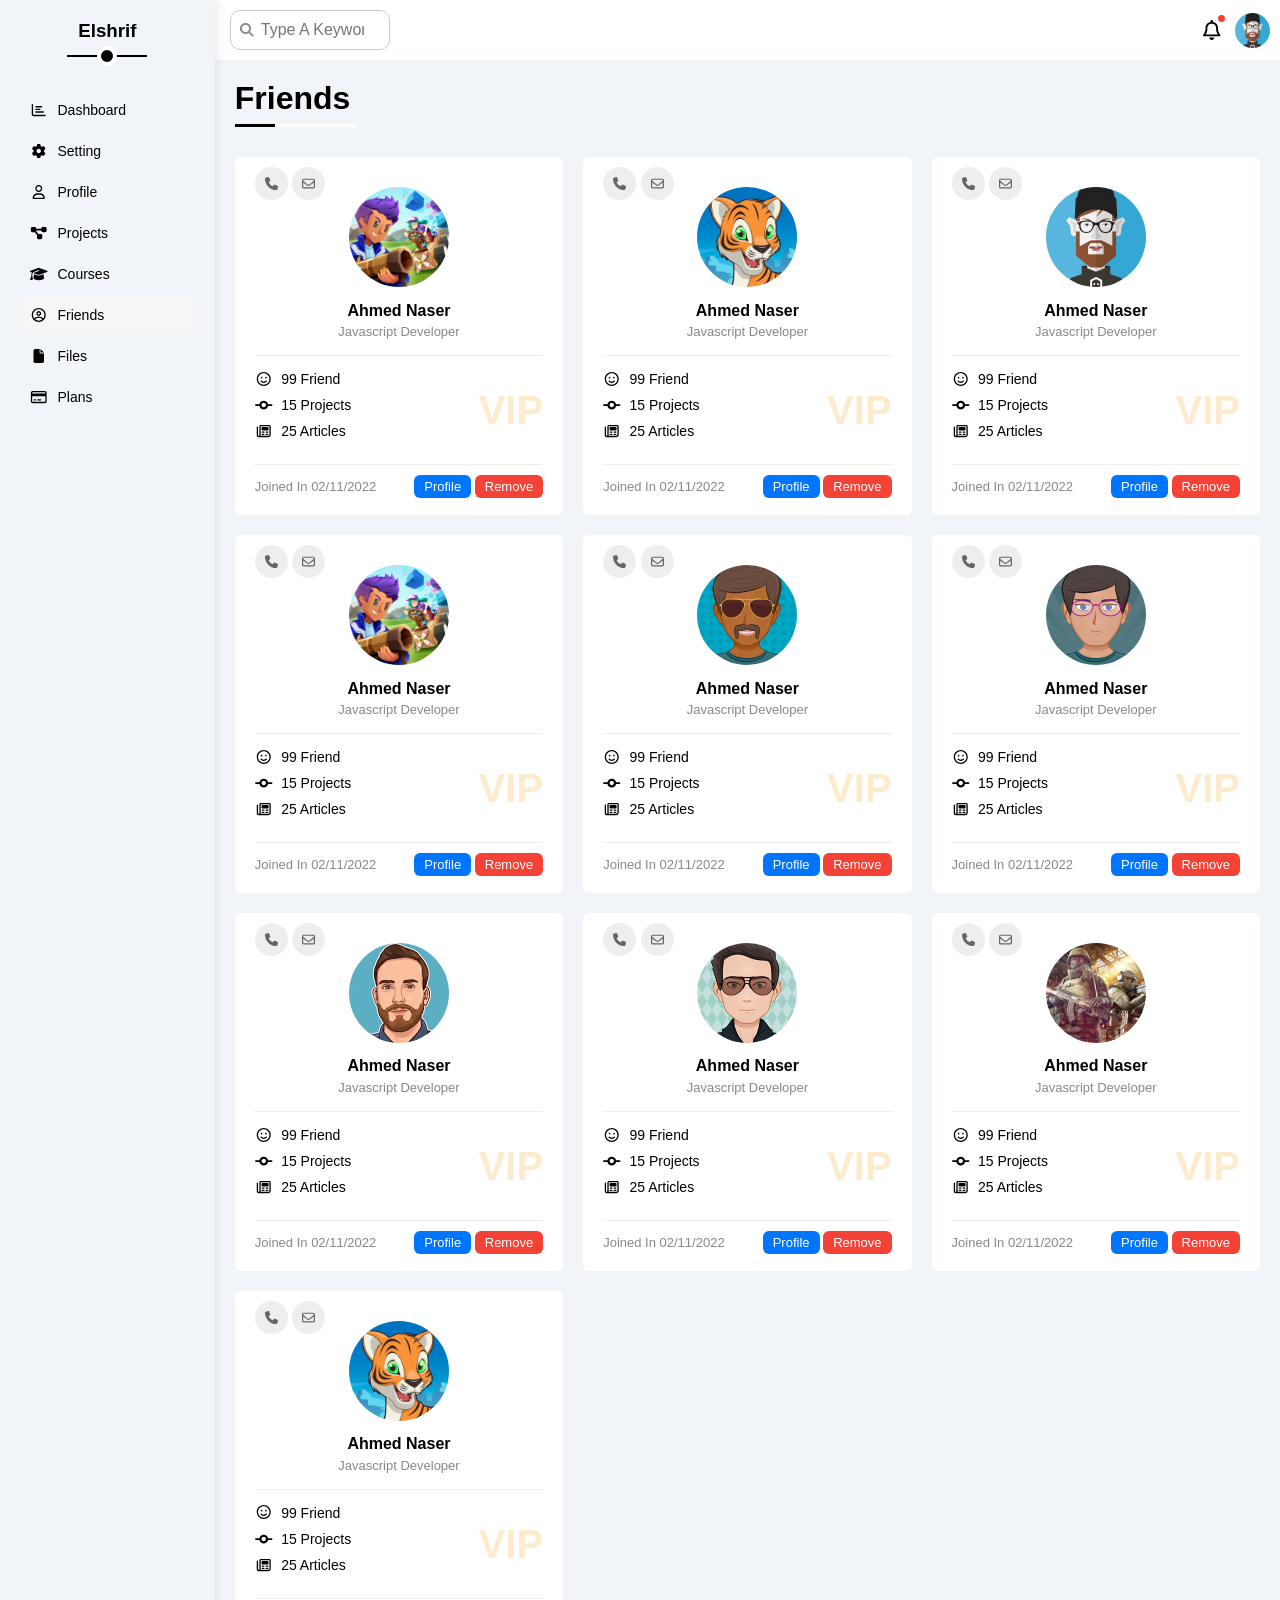
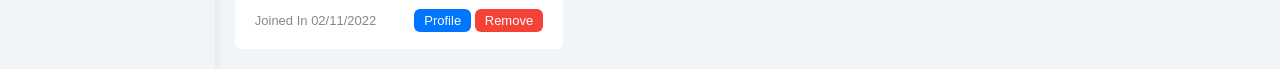
<file: friends.html>
<!DOCTYPE html>
<html lang="en">
<head>
    <meta charset="UTF-8">
    <meta http-equiv="X-UA-Compatible" content="IE=edge">
    <meta name="viewport" content="width=device-width, initial-scale=1.0">
    
    
    <title>Friends</title>
      <!-- Font Awesome -->
  <link rel="stylesheet" href="css/all.min.css">
  <link rel="stylesheet" href="css/normalize.css">
  <link rel="stylesheet" href="css/framework.css">
<link rel="stylesheet" href="css/style.css">
  <!-- google font -->
  <link rel="preconnect" href="https://fonts.googleapis.com">
  <link rel="preconnect" href="https://fonts.gstatic.com" crossorigin>
  <link href="https://fonts.googleapis.com/css2?family=Cairo:wght@300;400;700&display=swap" rel="stylesheet">
</head>
<body>
   <div class="page d-flex">
    <div class="sidebar bc-white p-20 p-relative">
        <h3 class="p-relative txt-c mt-0">Elshrif</h3>
        <ul>
            <li>
                <a class="d-flex align-center fs-14 c-black rad-6 p-10" href="index.html">
                  <i class="fa-regular fa-chart-bar fa-fw"></i>
                 <span>Dashboard</span>
                </a>
        </li>
            <li>
                <a class="d-flex align-center fs-14 c-black rad-6 p-10" href="Setting.html">
                    <i class="fa-solid fa-gear fa-fw"></i>
    
                    <span>Setting</span>
            </a>
        </li>
            <li>
                <a class="d-flex align-center fs-14 c-black rad-6 p-10" href="Profile.html">
                  <i class="fa-regular fa-user fa-fw"></i>
                <span>Profile</span>
            </a>
        </li>
            <li>
                <a class="d-flex align-center fs-14 c-black rad-6 p-10" href="Projects.html">
                    <i class="fa-solid fa-diagram-project fa-fw "></i>
                    <span>Projects</span>
            </a>
        </li>
            <li>
                <a class="d-flex align-center fs-14 c-black rad-6 p-10" href="Courses.html">
                    <i class="fa-solid fa-graduation-cap fa-fw"></i>
                <span>Courses</span>
            </a>
        </li>
        <li>
            <a class="active d-flex align-center fs-14 c-black rad-6 p-10" href="friends.html">
              <i class="fa-regular fa-circle-user fa-fw"></i>
              <span>Friends</span>
            </a>
         </li>  
            <li>
                <a class=" d-flex align-center fs-14 c-black rad-6 p-10" href="Files.html">
                    <i class="fa-solid fa-file fa-fw"></i>
                <span>Files</span>
            </a>
        </li>
            <li>
                <a class=" d-flex align-center fs-14 c-black rad-6 p-10" href="Plans.html">
                  <i class="fa-regular fa-credit-card fa-fw"></i>
                <span>Plans</span>
            </a>
        </li>
           
        </ul>
    </div>
    <div class="content w-full">
        <!-- start head -->
        <div class="head bg-white p-15 between-flex">
            <div class="search p-relative">
                <input class="p-10" type="search" placeholder="Type A Keyword">
            </div>
            <div class="icons d-flex align-center">
                <span class="notification p-relative">
                    <i class="fa-regular fa-bell fa-lg"></i>
                </span>
                <img src="image/avatar-01.png" alt="image">
            </div>
        </div>
        <!-- end head -->
        <h1 class="p-relative">Friends</h1>
        <div class="friends-page d-grid m-20 gap-20">
            <!-- start friend -->
            <div class="friend bg-white rad-6 p-20 p-relative">
                <div class="contact">
                    <i class="fa-solid fa-phone icon"></i>
                    <i class="fa-regular fa-envelope icon"></i>
                </div>
                <div class="txt-c">
                    <img class="rad-half mt-10 mb-10 w-100 h-100" src="image/team-01.jpg" alt="" >
                    <h4 class="m-0">Ahmed Naser</h4>
                    <p class="c-grey fs-13 mt-5 mb-0">Javascript Developer</p>
                </div>
                <div class="icons fs-14 p-relative">
                    <div class="mb-10">
                        <i class="fa-regular fa-face-smile fa-fw icon"></i>
                        <span>99 Friend</span>
                    </div>
                    <div class="mb-10">
                        <i class="fa-solid fa-code-commit fa-fw icon"></i>
                        <span>15 Projects</span>
                    </div>
                    <div class="mb-10">
                        <i class="fa-regular fa-newspaper fa-fw icon"></i>
                        <span>25 Articles</span>
                    </div>
                   <span class="vip fw-bold c-orange">VIP</span>
                </div>
                <div class="info between-flex fs-13">
                    <span class="c-grey">Joined In 02/11/2022</span>
                    <div>
                        <a class="bg-blue c-white btn-shape" href="profile.html">Profile</a>
                        <a class="bg-red c-white btn-shape" href="#">Remove</a>
                    </div>
                </div>
            </div>
            <!-- end friend -->
            <!-- start friend -->
            <div class="friend bg-white rad-6 p-20 p-relative">
                <div class="contact">
                    <i class="fa-solid fa-phone icon"></i>
                    <i class="fa-regular fa-envelope icon"></i>
                </div>
                <div class="txt-c">
                    <img class="rad-half mt-10 mb-10 w-100 h-100" src="image/team-03.jpg" alt="" >
                    <h4 class="m-0">Ahmed Naser</h4>
                    <p class="c-grey fs-13 mt-5 mb-0">Javascript Developer</p>
                </div>
                <div class="icons fs-14 p-relative">
                    <div class="mb-10">
                        <i class="fa-regular fa-face-smile fa-fw icon"></i>
                        <span>99 Friend</span>
                    </div>
                    <div class="mb-10">
                        <i class="fa-solid fa-code-commit fa-fw icon"></i>
                        <span>15 Projects</span>
                    </div>
                    <div class="mb-10">
                        <i class="fa-regular fa-newspaper fa-fw icon"></i>
                        <span>25 Articles</span>
                    </div>
                   <span class="vip fw-bold c-orange">VIP</span>
                </div>
                <div class="info between-flex fs-13">
                    <span class="c-grey">Joined In 02/11/2022</span>
                    <div>
                        <a class="bg-blue c-white btn-shape" href="profile.html">Profile</a>
                        <a class="bg-red c-white btn-shape" href="#">Remove</a>
                    </div>
                </div>
            </div>
            <!-- end friend --><!-- start friend -->
            <div class="friend bg-white rad-6 p-20 p-relative">
                <div class="contact">
                    <i class="fa-solid fa-phone icon"></i>
                    <i class="fa-regular fa-envelope icon"></i>
                </div>
                <div class="txt-c">
                    <img class="rad-half mt-10 mb-10 w-100 h-100" src="image/avatar-01.png" alt="" >
                    <h4 class="m-0">Ahmed Naser</h4>
                    <p class="c-grey fs-13 mt-5 mb-0">Javascript Developer</p>
                </div>
                <div class="icons fs-14 p-relative">
                    <div class="mb-10">
                        <i class="fa-regular fa-face-smile fa-fw icon"></i>
                        <span>99 Friend</span>
                    </div>
                    <div class="mb-10">
                        <i class="fa-solid fa-code-commit fa-fw icon"></i>
                        <span>15 Projects</span>
                    </div>
                    <div class="mb-10">
                        <i class="fa-regular fa-newspaper fa-fw icon"></i>
                        <span>25 Articles</span>
                    </div>
                   <span class="vip fw-bold c-orange">VIP</span>
                </div>
                <div class="info between-flex fs-13">
                    <span class="c-grey">Joined In 02/11/2022</span>
                    <div>
                        <a class="bg-blue c-white btn-shape" href="profile.html">Profile</a>
                        <a class="bg-red c-white btn-shape" href="#">Remove</a>
                    </div>
                </div>
            </div>
            <!-- end friend --><!-- start friend -->
            <div class="friend bg-white rad-6 p-20 p-relative">
                <div class="contact">
                    <i class="fa-solid fa-phone icon"></i>
                    <i class="fa-regular fa-envelope icon"></i>
                </div>
                <div class="txt-c">
                    <img class="rad-half mt-10 mb-10 w-100 h-100" src="image/team-01.jpg" alt="" >
                    <h4 class="m-0">Ahmed Naser</h4>
                    <p class="c-grey fs-13 mt-5 mb-0">Javascript Developer</p>
                </div>
                <div class="icons fs-14 p-relative">
                    <div class="mb-10">
                        <i class="fa-regular fa-face-smile fa-fw icon"></i>
                        <span>99 Friend</span>
                    </div>
                    <div class="mb-10">
                        <i class="fa-solid fa-code-commit fa-fw icon"></i>
                        <span>15 Projects</span>
                    </div>
                    <div class="mb-10">
                        <i class="fa-regular fa-newspaper fa-fw icon"></i>
                        <span>25 Articles</span>
                    </div>
                   <span class="vip fw-bold c-orange">VIP</span>
                </div>
                <div class="info between-flex fs-13">
                    <span class="c-grey">Joined In 02/11/2022</span>
                    <div>
                        <a class="bg-blue c-white btn-shape" href="profile.html">Profile</a>
                        <a class="bg-red c-white btn-shape" href="#">Remove</a>
                    </div>
                </div>
            </div>
            <!-- end friend --><!-- start friend -->
            <div class="friend bg-white rad-6 p-20 p-relative">
                <div class="contact">
                    <i class="fa-solid fa-phone icon"></i>
                    <i class="fa-regular fa-envelope icon"></i>
                </div>
                <div class="txt-c">
                    <img class="rad-half mt-10 mb-10 w-100 h-100" src="image/avatar-02.png" alt="" >
                    <h4 class="m-0">Ahmed Naser</h4>
                    <p class="c-grey fs-13 mt-5 mb-0">Javascript Developer</p>
                </div>
                <div class="icons fs-14 p-relative">
                    <div class="mb-10">
                        <i class="fa-regular fa-face-smile fa-fw icon"></i>
                        <span>99 Friend</span>
                    </div>
                    <div class="mb-10">
                        <i class="fa-solid fa-code-commit fa-fw icon"></i>
                        <span>15 Projects</span>
                    </div>
                    <div class="mb-10">
                        <i class="fa-regular fa-newspaper fa-fw icon"></i>
                        <span>25 Articles</span>
                    </div>
                   <span class="vip fw-bold c-orange">VIP</span>
                </div>
                <div class="info between-flex fs-13">
                    <span class="c-grey">Joined In 02/11/2022</span>
                    <div>
                        <a class="bg-blue c-white btn-shape" href="profile.html">Profile</a>
                        <a class="bg-red c-white btn-shape" href="#">Remove</a>
                    </div>
                </div>
            </div>
            <!-- end friend --><!-- start friend -->
            <div class="friend bg-white rad-6 p-20 p-relative">
                <div class="contact">
                    <i class="fa-solid fa-phone icon"></i>
                    <i class="fa-regular fa-envelope icon"></i>
                </div>
                <div class="txt-c">
                    <img class="rad-half mt-10 mb-10 w-100 h-100" src="image/avatar-04.png" alt="" >
                    <h4 class="m-0">Ahmed Naser</h4>
                    <p class="c-grey fs-13 mt-5 mb-0">Javascript Developer</p>
                </div>
                <div class="icons fs-14 p-relative">
                    <div class="mb-10">
                        <i class="fa-regular fa-face-smile fa-fw icon"></i>
                        <span>99 Friend</span>
                    </div>
                    <div class="mb-10">
                        <i class="fa-solid fa-code-commit fa-fw icon"></i>
                        <span>15 Projects</span>
                    </div>
                    <div class="mb-10">
                        <i class="fa-regular fa-newspaper fa-fw icon"></i>
                        <span>25 Articles</span>
                    </div>
                   <span class="vip fw-bold c-orange">VIP</span>
                </div>
                <div class="info between-flex fs-13">
                    <span class="c-grey">Joined In 02/11/2022</span>
                    <div>
                        <a class="bg-blue c-white btn-shape" href="profile.html">Profile</a>
                        <a class="bg-red c-white btn-shape" href="#">Remove</a>
                    </div>
                </div>
            </div>
            <!-- end friend --><!-- start friend -->
            <div class="friend bg-white rad-6 p-20 p-relative">
                <div class="contact">
                    <i class="fa-solid fa-phone icon"></i>
                    <i class="fa-regular fa-envelope icon"></i>
                </div>
                <div class="txt-c">
                    <img class="rad-half mt-10 mb-10 w-100 h-100" src="image/avatar-05.png" alt="" >
                    <h4 class="m-0">Ahmed Naser</h4>
                    <p class="c-grey fs-13 mt-5 mb-0">Javascript Developer</p>
                </div>
                <div class="icons fs-14 p-relative">
                    <div class="mb-10">
                        <i class="fa-regular fa-face-smile fa-fw icon"></i>
                        <span>99 Friend</span>
                    </div>
                    <div class="mb-10">
                        <i class="fa-solid fa-code-commit fa-fw icon"></i>
                        <span>15 Projects</span>
                    </div>
                    <div class="mb-10">
                        <i class="fa-regular fa-newspaper fa-fw icon"></i>
                        <span>25 Articles</span>
                    </div>
                   <span class="vip fw-bold c-orange">VIP</span>
                </div>
                <div class="info between-flex fs-13">
                    <span class="c-grey">Joined In 02/11/2022</span>
                    <div>
                        <a class="bg-blue c-white btn-shape" href="profile.html">Profile</a>
                        <a class="bg-red c-white btn-shape" href="#">Remove</a>
                    </div>
                </div>
            </div>
            <!-- end friend --><!-- start friend -->
            <div class="friend bg-white rad-6 p-20 p-relative">
                <div class="contact">
                    <i class="fa-solid fa-phone icon"></i>
                    <i class="fa-regular fa-envelope icon"></i>
                </div>
                <div class="txt-c">
                    <img class="rad-half mt-10 mb-10 w-100 h-100" src="image/avatar-06.png" alt="" >
                    <h4 class="m-0">Ahmed Naser</h4>
                    <p class="c-grey fs-13 mt-5 mb-0">Javascript Developer</p>
                </div>
                <div class="icons fs-14 p-relative">
                    <div class="mb-10">
                        <i class="fa-regular fa-face-smile fa-fw icon"></i>
                        <span>99 Friend</span>
                    </div>
                    <div class="mb-10">
                        <i class="fa-solid fa-code-commit fa-fw icon"></i>
                        <span>15 Projects</span>
                    </div>
                    <div class="mb-10">
                        <i class="fa-regular fa-newspaper fa-fw icon"></i>
                        <span>25 Articles</span>
                    </div>
                   <span class="vip fw-bold c-orange">VIP</span>
                </div>
                <div class="info between-flex fs-13">
                    <span class="c-grey">Joined In 02/11/2022</span>
                    <div>
                        <a class="bg-blue c-white btn-shape" href="profile.html">Profile</a>
                        <a class="bg-red c-white btn-shape" href="#">Remove</a>
                    </div>
                </div>
            </div>
            <!-- end friend --><!-- start friend -->
            <div class="friend bg-white rad-6 p-20 p-relative">
                <div class="contact">
                    <i class="fa-solid fa-phone icon"></i>
                    <i class="fa-regular fa-envelope icon"></i>
                </div>
                <div class="txt-c">
                    <img class="rad-half mt-10 mb-10 w-100 h-100" src="image/team-02.jpg" alt="" >
                    <h4 class="m-0">Ahmed Naser</h4>
                    <p class="c-grey fs-13 mt-5 mb-0">Javascript Developer</p>
                </div>
                <div class="icons fs-14 p-relative">
                    <div class="mb-10">
                        <i class="fa-regular fa-face-smile fa-fw icon"></i>
                        <span>99 Friend</span>
                    </div>
                    <div class="mb-10">
                        <i class="fa-solid fa-code-commit fa-fw icon"></i>
                        <span>15 Projects</span>
                    </div>
                    <div class="mb-10">
                        <i class="fa-regular fa-newspaper fa-fw icon"></i>
                        <span>25 Articles</span>
                    </div>
                   <span class="vip fw-bold c-orange">VIP</span>
                </div>
                <div class="info between-flex fs-13">
                    <span class="c-grey">Joined In 02/11/2022</span>
                    <div>
                        <a class="bg-blue c-white btn-shape" href="profile.html">Profile</a>
                        <a class="bg-red c-white btn-shape" href="#">Remove</a>
                    </div>
                </div>
            </div>
            <!-- end friend --><!-- start friend -->
            <div class="friend bg-white rad-6 p-20 p-relative">
                <div class="contact">
                    <i class="fa-solid fa-phone icon"></i>
                    <i class="fa-regular fa-envelope icon"></i>
                </div>
                <div class="txt-c">
                    <img class="rad-half mt-10 mb-10 w-100 h-100" src="image/team-03.jpg" alt="" >
                    <h4 class="m-0">Ahmed Naser</h4>
                    <p class="c-grey fs-13 mt-5 mb-0">Javascript Developer</p>
                </div>
                <div class="icons fs-14 p-relative">
                    <div class="mb-10">
                        <i class="fa-regular fa-face-smile fa-fw icon"></i>
                        <span>99 Friend</span>
                    </div>
                    <div class="mb-10">
                        <i class="fa-solid fa-code-commit fa-fw icon"></i>
                        <span>15 Projects</span>
                    </div>
                    <div class="mb-10">
                        <i class="fa-regular fa-newspaper fa-fw icon"></i>
                        <span>25 Articles</span>
                    </div>
                   <span class="vip fw-bold c-orange">VIP</span>
                </div>
                <div class="info between-flex fs-13">
                    <span class="c-grey">Joined In 02/11/2022</span>
                    <div>
                        <a class="bg-blue c-white btn-shape" href="profile.html">Profile</a>
                        <a class="bg-red c-white btn-shape" href="#">Remove</a>
                    </div>
                </div>
            </div>
            <!-- end friend -->
        </div>
        
</div>
    <script src="js/page.js"></script>
    <script src="js/all.min.js"></script>
</body>
</html>
</file>
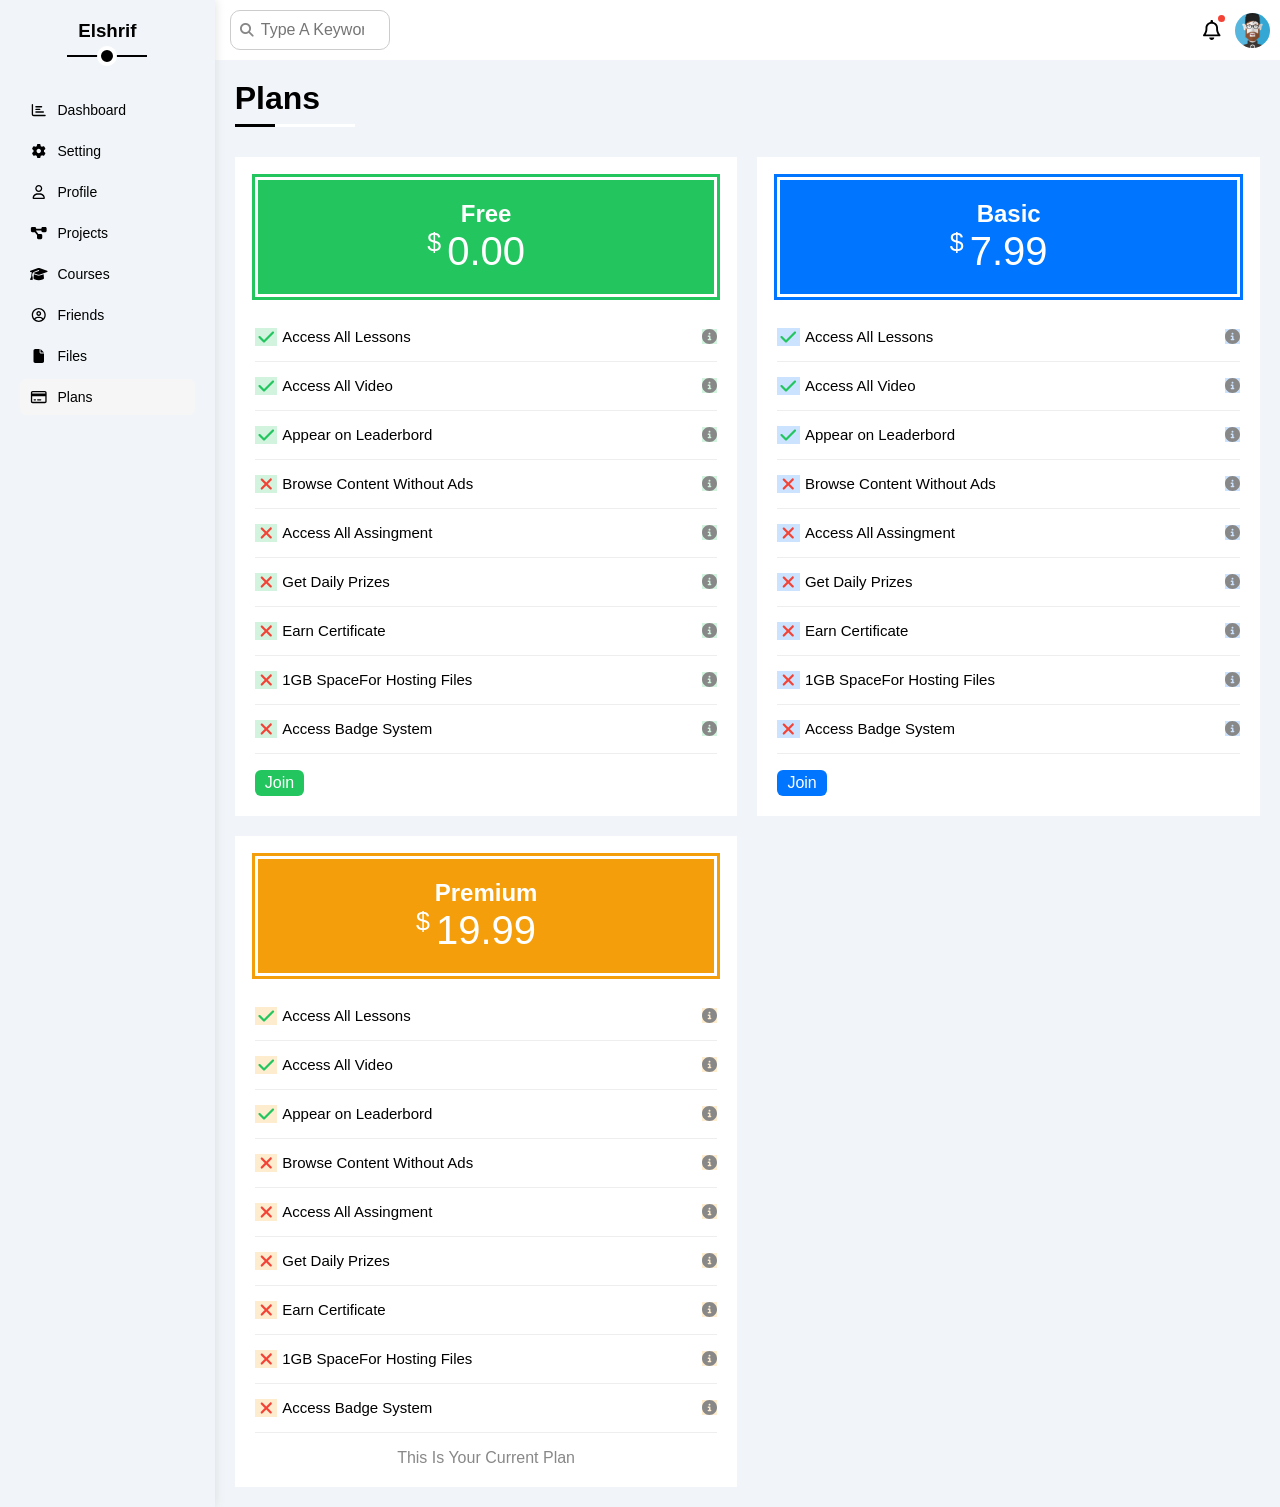
<file: plans.html>
<!DOCTYPE html>
<html lang="en">
<head>
    <meta charset="UTF-8">
    <meta http-equiv="X-UA-Compatible" content="IE=edge">
    <meta name="viewport" content="width=device-width, initial-scale=1.0">
    
    
    <title>Plans</title>
      <!-- Font Awesome -->
  <link rel="stylesheet" href="css/all.min.css">
  <link rel="stylesheet" href="css/normalize.css">
  <link rel="stylesheet" href="css/framework.css">
<link rel="stylesheet" href="css/style.css">
  <!-- google font -->
  <link rel="preconnect" href="https://fonts.googleapis.com">
  <link rel="preconnect" href="https://fonts.gstatic.com" crossorigin>
  <link href="https://fonts.googleapis.com/css2?family=Cairo:wght@300;400;700&display=swap" rel="stylesheet">
</head>
<body>
   <div class="page d-flex">
      <div class="sidebar bc-white p-20 p-relative">
        <h3 class="p-relative txt-c mt-0">Elshrif</h3>
        <ul>
            <li>
                <a class="d-flex align-center fs-14 c-black rad-6 p-10" href="index.html">
                  <i class="fa-regular fa-chart-bar fa-fw"></i>
                 <span>Dashboard</span>
                </a>
        </li>
            <li>
                <a class="d-flex align-center fs-14 c-black rad-6 p-10" href="Setting.html">
                    <i class="fa-solid fa-gear fa-fw"></i>
    
                    <span>Setting</span>
            </a>
        </li>
            <li>
                <a class="d-flex align-center fs-14 c-black rad-6 p-10" href="Profile.html">
                  <i class="fa-regular fa-user fa-fw"></i>
                <span>Profile</span>
            </a>
        </li>
            <li>
                <a class="d-flex align-center fs-14 c-black rad-6 p-10" href="Projects.html">
                    <i class="fa-solid fa-diagram-project fa-fw "></i>
                    <span>Projects</span>
            </a>
        </li>
            <li>
                <a class="d-flex align-center fs-14 c-black rad-6 p-10" href="Courses.html">
                    <i class="fa-solid fa-graduation-cap fa-fw"></i>
                <span>Courses</span>
            </a>
        </li>
        <li>
            <a class="d-flex align-center fs-14 c-black rad-6 p-10" href="friends.html">
              <i class="fa-regular fa-circle-user fa-fw"></i>
              <span>Friends</span>
            </a>
         </li>  
            <li>
                <a class="d-flex align-center fs-14 c-black rad-6 p-10" href="Files.html">
                    <i class="fa-solid fa-file fa-fw"></i>
                <span>Files</span>
            </a>
        </li>
            <li>
                <a class="active d-flex align-center fs-14 c-black rad-6 p-10" href="Plans.html">
                  <i class="fa-regular fa-credit-card fa-fw"></i>
                <span>Plans</span>
            </a>
        </li>
           
        </ul>
      </div>
        <div class="content w-full">
            <!-- start head -->
            <div class="head bg-white p-15 between-flex">
                <div class="search p-relative">
                    <input class="p-10" type="search" placeholder="Type A Keyword">
                </div>
                <div class="icons d-flex align-center">
                    <span class="notification p-relative">
                        <i class="fa-regular fa-bell fa-lg"></i>
                    </span>
                    <img src="image/avatar-01.png" alt="image">
                </div>
            </div>
            <!-- end head -->
            <h1 class="p-relative">Plans</h1>
            <div class="plans-page d-grid m-20 gap-20">
                <!-- start plans -->
                <div class="plan green bg-white p-20">
                    <div class="top bg-green txt-c p-20">
                        <h2 class="m-0 c-white">Free</h2>
                        <div class="price c-white"><span>$</span>0.00</div>
                    </div>
                    <ul>
                        <li>
                            <i class="fa-solid fa-check fa-fw yes icon"></i>
                            <span>Access All Lessons</span>
                            <i class="fa-solid fa-circle-info help icon"></i>
                        </li>
                        <li>
                            <i class="fa-solid fa-check fa-fw yes icon"></i>
                            <span>Access All Video</span>
                            <i class="fa-solid fa-circle-info help icon"></i>
                        </li>
                        <li>
                            <i class="fa-solid fa-check fa-fw yes icon"></i>
                            <span>Appear on Leaderbord</span>
                            <i class="fa-solid fa-circle-info help icon"></i>
                        </li>
                        <li>
                            <i class="fa-solid fa-xmark fa-fw icon"></i>
                            <span>Browse Content Without Ads</span>
                            <i class="fa-solid fa-circle-info help icon"></i>
                        </li>
                        <li>
                            <i class="fa-solid fa-xmark fa-fw icon"></i>
                            <span>Access All Assingment</span>
                            <i class="fa-solid fa-circle-info help icon"></i>
                        </li>
                        <li>
                            <i class="fa-solid fa-xmark fa-fw icon"></i>
                            <span>Get Daily Prizes</span>
                            <i class="fa-solid fa-circle-info help icon"></i>
                        </li>
                        <li>
                            <i class="fa-solid fa-xmark fa-fw icon"></i>
                            <span>Earn Certificate</span>
                            <i class="fa-solid fa-circle-info help icon"></i>
                        </li>
                        <li>
                            <i class="fa-solid fa-xmark fa-fw icon"></i>
                            <span>1GB SpaceFor Hosting Files</span>
                            <i class="fa-solid fa-circle-info help icon"></i>
                        </li>
                        <li>
                            <i class="fa-solid fa-xmark fa-fw icon"></i>
                            <span>Access Badge System</span>
                            <i class="fa-solid fa-circle-info help icon"></i>
                        </li>
                    </ul>
                    <a href="#" class="btn-shape bg-green c-white d-block w-fit">Join</a>
                </div>
                 <!-- end plans -->
                 <!-- start plans -->
                <div class="plan blue bg-white p-20">
                    <div class="top bg-blue txt-c p-20">
                        <h2 class="m-0 c-white">Basic</h2>
                        <div class="price c-white"><span>$</span>7.99</div>
                    </div>
                    <ul>
                        <li>
                            <i class="fa-solid fa-check fa-fw yes icon"></i>
                            <span>Access All Lessons</span>
                            <i class="fa-solid fa-circle-info help icon"></i>
                        </li>
                        <li>
                            <i class="fa-solid fa-check fa-fw yes icon"></i>
                            <span>Access All Video</span>
                            <i class="fa-solid fa-circle-info help icon"></i>
                        </li>
                        <li>
                            <i class="fa-solid fa-check fa-fw yes icon"></i>
                            <span>Appear on Leaderbord</span>
                            <i class="fa-solid fa-circle-info help icon"></i>
                        </li>
                        <li>
                            <i class="fa-solid fa-xmark fa-fw icon"></i>
                            <span>Browse Content Without Ads</span>
                            <i class="fa-solid fa-circle-info help icon"></i>
                        </li>
                        <li>
                            <i class="fa-solid fa-xmark fa-fw icon"></i>
                            <span>Access All Assingment</span>
                            <i class="fa-solid fa-circle-info help icon"></i>
                        </li>
                        <li>
                            <i class="fa-solid fa-xmark fa-fw icon"></i>
                            <span>Get Daily Prizes</span>
                            <i class="fa-solid fa-circle-info help icon"></i>
                        </li>
                        <li>
                            <i class="fa-solid fa-xmark fa-fw icon"></i>
                            <span>Earn Certificate</span>
                            <i class="fa-solid fa-circle-info help icon"></i>
                        </li>
                        <li>
                            <i class="fa-solid fa-xmark fa-fw icon"></i>
                            <span>1GB SpaceFor Hosting Files</span>
                            <i class="fa-solid fa-circle-info help icon"></i>
                        </li>
                        <li>
                            <i class="fa-solid fa-xmark fa-fw icon"></i>
                            <span>Access Badge System</span>
                            <i class="fa-solid fa-circle-info help icon"></i>
                        </li>
                    </ul>
                    <a href="#" class="btn-shape bg-blue c-white d-block w-fit">Join</a>
                </div>
                 <!-- end plans -->
                 <!-- start plans -->
                <div class="plan orange bg-white p-20">
                    <div class="top bg-orange txt-c p-20">
                        <h2 class="m-0 c-white">Premium</h2>
                        <div class="price c-white"><span>$</span>19.99</div>
                    </div>
                    <ul>
                        <li>
                            <i class="fa-solid fa-check fa-fw yes icon"></i>
                            <span>Access All Lessons</span>
                            <i class="fa-solid fa-circle-info help icon"></i>
                        </li>
                        <li>
                            <i class="fa-solid fa-check fa-fw yes icon"></i>
                            <span>Access All Video</span>
                            <i class="fa-solid fa-circle-info help icon"></i>
                        </li>
                        <li>
                            <i class="fa-solid fa-check fa-fw yes icon"></i>
                            <span>Appear on Leaderbord</span>
                            <i class="fa-solid fa-circle-info help icon"></i>
                        </li>
                        <li>
                            <i class="fa-solid fa-xmark fa-fw icon"></i>
                            <span>Browse Content Without Ads</span>
                            <i class="fa-solid fa-circle-info help icon"></i>
                        </li>
                        <li>
                            <i class="fa-solid fa-xmark fa-fw icon"></i>
                            <span>Access All Assingment</span>
                            <i class="fa-solid fa-circle-info help icon"></i>
                        </li>
                        <li>
                            <i class="fa-solid fa-xmark fa-fw icon"></i>
                            <span>Get Daily Prizes</span>
                            <i class="fa-solid fa-circle-info help icon"></i>
                        </li>
                        <li>
                            <i class="fa-solid fa-xmark fa-fw icon"></i>
                            <span>Earn Certificate</span>
                            <i class="fa-solid fa-circle-info help icon"></i>
                        </li>
                        <li>
                            <i class="fa-solid fa-xmark fa-fw icon"></i>
                            <span>1GB SpaceFor Hosting Files</span>
                            <i class="fa-solid fa-circle-info help icon"></i>
                        </li>
                        <li>
                            <i class="fa-solid fa-xmark fa-fw icon"></i>
                            <span>Access Badge System</span>
                            <i class="fa-solid fa-circle-info help icon"></i>
                        </li>
                    </ul>
                    <p class="c-grey m-0 txt-c">This Is Your Current Plan</p>
                </div>
                 <!-- end plans -->
            </div>
        </div>    
    </div>
    <script src="js/page.js"></script>
    <script src="js/all.min.js"></script>
</body>
</html>
</file>
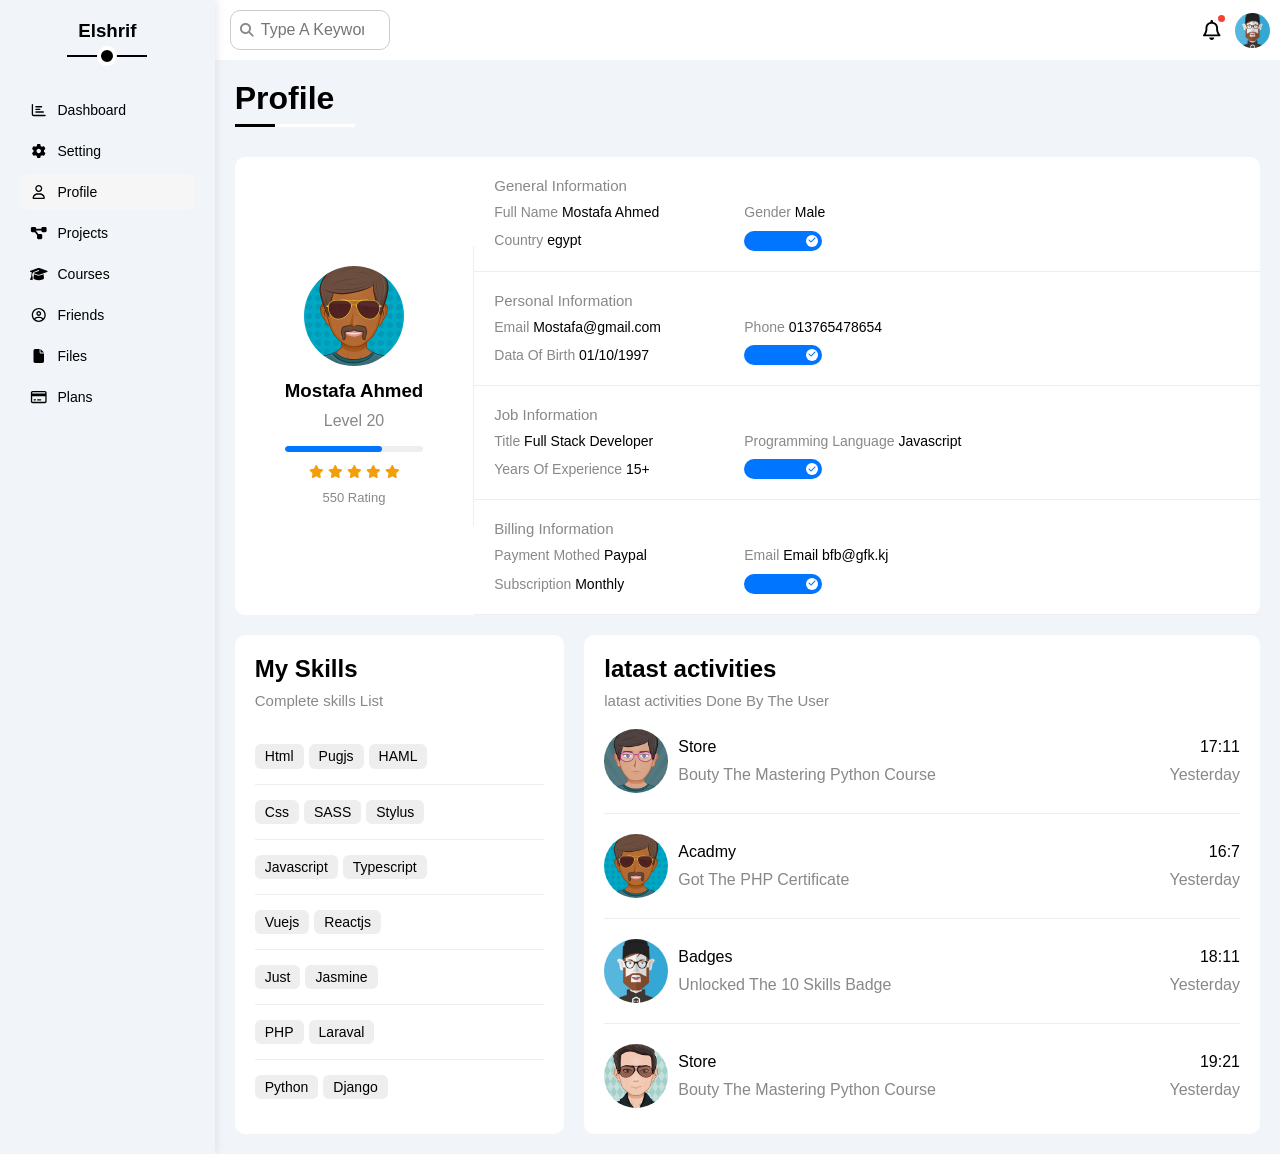
<file: profile.html>
<!DOCTYPE html>
<html lang="en">
<head>
    <meta charset="UTF-8">
    <meta http-equiv="X-UA-Compatible" content="IE=edge">
    <meta name="viewport" content="width=device-width, initial-scale=1.0">
    
    
    <title>Profile</title>
      <!-- Font Awesome -->
  <link rel="stylesheet" href="css/all.min.css">
  <link rel="stylesheet" href="css/normalize.css">
  <link rel="stylesheet" href="css/framework.css">
<link rel="stylesheet" href="css/style.css">
  <!-- google font -->
  <link rel="preconnect" href="https://fonts.googleapis.com">
  <link rel="preconnect" href="https://fonts.gstatic.com" crossorigin>
  <link href="https://fonts.googleapis.com/css2?family=Cairo:wght@300;400;700&display=swap" rel="stylesheet">
</head>
<body>
   <div class="page d-flex">
    <div class="sidebar bc-white p-20 p-relative">
        <h3 class="p-relative txt-c mt-0">Elshrif</h3>
        <ul>
            <li>
                <a class="d-flex align-center fs-14 c-black rad-6 p-10" href="index.html">
                  <i class="fa-regular fa-chart-bar fa-fw"></i>
                <span>Dashboard</span>
            </a>
        </li>
            <li>
                <a class="d-flex align-center fs-14 c-black rad-6 p-10" href="Setting.html">
                    <i class="fa-solid fa-gear fa-fw"></i>
    
                    <span>Setting</span>
            </a>
        </li>
            <li>
                <a class="active d-flex align-center fs-14 c-black rad-6 p-10" href="Profile.html">
                  <i class="fa-regular fa-user fa-fw"></i>
                <span>Profile</span>
            </a>
        </li>
            <li>
                <a class=" d-flex align-center fs-14 c-black rad-6 p-10" href="Projects.html">
                    <i class="fa-solid fa-diagram-project fa-fw "></i>
                    <span>Projects</span>
            </a>
        </li>
            <li>
                <a class=" d-flex align-center fs-14 c-black rad-6 p-10" href="Courses.html">
                    <i class="fa-solid fa-graduation-cap fa-fw"></i>
                <span>Courses</span>
            </a>
        </li>
        <li>
            <a class="d-flex align-center fs-14 c-black rad-6 p-10" href="friends.html">
              <i class="fa-regular fa-circle-user fa-fw"></i>
              <span>Friends</span>
            </a>
         </li> 
            <li>
                <a class=" d-flex align-center fs-14 c-black rad-6 p-10" href="Files.html">
                    <i class="fa-solid fa-file fa-fw"></i>
                <span>Files</span>
            </a>
        </li>
            <li>
                <a class=" d-flex align-center fs-14 c-black rad-6 p-10" href="Plans.html">
                  <i class="fa-regular fa-credit-card fa-fw"></i>
                <span>Plans</span>
            </a>
        </li>
           
        </ul>
    </div>
    <div class="content w-full">
        <!-- start head -->
        <div class="head bg-white p-15 between-flex">
            <div class="search p-relative">
                <input class="p-10" type="search" placeholder="Type A Keyword">
            </div>
            <div class="icons d-flex align-center">
                <span class="notification p-relative">
                    <i class="fa-regular fa-bell fa-lg"></i>
                </span>
                <img src="image/avatar-01.png" alt="image">
            </div>
        </div>
        <!-- end head -->
        <h1 class="p-relative">Profile</h1>
        <div class="profile-page m-20">
        <!-- strat overview -->
            <div class="overview bg-white rad-10 d-flex align-center">
                <div class="avatar-box txt-c p-20">
                    <img class="rad-half mb-10" src="image/avatar-02.png" alt="" >
                    <h3 class="m-0">Mostafa Ahmed</h3>
                    <p class="c-grey mt-10">Level 20</p>
                    <div class="level rad-6 bg-eee p-relative">
                        <span style="width: 70%;"></span>
                    </div>
                    <div class="rating mt-10 mb-10">
                        <i class="fa-solid fa-star c-orange fs-13"></i>
                        <i class="fa-solid fa-star c-orange fs-13"></i>
                        <i class="fa-solid fa-star c-orange fs-13"></i>
                        <i class="fa-solid fa-star c-orange fs-13"></i>
                        <i class="fa-solid fa-star c-orange fs-13"></i>
                    </div>
                    <p class="c-grey m-0 fs-13">550 Rating</p>

                </div>
                <div class="info-box w-full txt-c-mobile">
                    <!-- start information row -->
                    <div class="box p-20 d-flex align-center">
                        <h4 class="c-grey fs-15 m-0 w-full">General Information</h4>
                        <div class="fs-14">
                            <span class="c-grey">Full Name</span>
                            <span>Mostafa Ahmed</span>
                        </div>
                        <div class="fs-14">
                            <span class="c-grey">Gender</span>
                            <span>Male</span>
                        </div>
                        <div class="fs-14">
                            <span class="c-grey">Country</span>
                            <span>egypt</span>
                        </div>
                        <div class="fs-14">
                            <label>
                                <input class="toggle-checkbox" type="checkbox" checked>
                                <div class="toggle-switch"></div>
                            </label>
                        </div>
                    </div>
                    <!-- end information row -->
                    <!-- start information row -->
                    <div class="box p-20 d-flex align-center">
                        <h4 class="c-grey fs-15 m-0 w-full">Personal Information</h4>
                        <div class="fs-14">
                            <span class="c-grey">Email</span>
                            <span>Mostafa@gmail.com</span>
                        </div>
                        <div class="fs-14">
                            <span class="c-grey">Phone</span>
                            <span>013765478654</span>
                        </div>
                        <div class="fs-14">
                            <span class="c-grey">Data Of Birth</span>
                            <span>01/10/1997</span>
                        </div>
                        <div class="fs-14">
                            <label>
                                <input class="toggle-checkbox" type="checkbox" checked>
                                <div class="toggle-switch"></div>
                            </label>
                        </div>
                    </div>
                    <!-- end information row -->
                    <!-- start information row -->
                    <div class="box p-20 d-flex align-center">
                        <h4 class="c-grey fs-15 m-0 w-full">Job Information</h4>
                        <div class="fs-14">
                            <span class="c-grey">Title</span>
                            <span>Full Stack Developer</span>
                        </div>
                        <div class="fs-14">
                            <span class="c-grey">Programming Language</span>
                            <span>Javascript</span>
                        </div>
                        <div class="fs-14">
                            <span class="c-grey">Years Of Experience</span>
                            <span>15+</span>
                        </div>
                        <div class="fs-14">
                            <label>
                                <input class="toggle-checkbox" type="checkbox" checked>
                                <div class="toggle-switch"></div>
                            </label>
                        </div>
                    </div>
                    <!-- end information row -->
                    <!-- start information row -->
                    <div class="box p-20 d-flex align-center">
                        <h4 class="c-grey fs-15 m-0 w-full">Billing Information</h4>
                        <div class="fs-14">
                            <span class="c-grey">Payment Mothed</span>
                            <span> Paypal</span>
                        </div>
                        <div class="fs-14">
                            <span class="c-grey">Email</span>
                            <span>Email bfb@gfk.kj</span>
                        </div>
                        <div class="fs-14">
                            <span class="c-grey">Subscription</span>
                            <span>Monthly</span>
                        </div>
                        <div class="fs-14">
                            <label>
                                <input class="toggle-checkbox" type="checkbox" checked>
                                <div class="toggle-switch"></div>
                            </label>
                        </div>
                    </div>
                    <!-- end information row -->
                </div>
            </div>
        <!-- end overview -->
         <!-- strat other data -->
         <div class="other-data d-flex gap-20">
            <div class="skills-card p-20 bg-white rad-10 mt-20">
                <h2 class="mt-0 mb-10">My Skills </h2>
            <p class="mt-0 mb-20 c-grey fs-15">Complete skills List</p>
            <ul class="m-0 txt-c-mobile">
                <li><span>Html</span><span>Pugjs</span><span>HAML</span></li>
                <li><span>Css</span><span>SASS</span><span>Stylus</span></li>
                <li><span>Javascript</span><span>Typescript</span></li>
                <li><span>Vuejs</span><span>Reactjs</span></li>
                <li><span>Just</span><span>Jasmine</span></li>
                <li><span>PHP</span><span>Laraval</span></li>
                <li><span>Python</span><span>Django</span></li>
            </ul>
            </div>
            <div class="activities p-20 bg-white rad-10 mt-20">
                <h2 class="mt-0 mb-10">latast activities </h2>
            <p class="mt-0 mb-20 c-grey fs-15">latast activities Done By The User</p>
            <div class="activity d-flex align-center txt-c-mobile">
                <img class="rad-half" src="image/avatar-04.png" alt="">
                <div class="info">
                    <span class="d-block mb-10">Store</span>
                    <span class="c-grey">Bouty The Mastering Python Course</span>
                </div>
                <div class="data">
                    <span class="d-block mb-10">17:11</span>
                    <span class="c-grey">Yesterday</span>
                </div>
            </div>
            <div class="activity d-flex align-center txt-c-mobile">
                <img class="rad-half" src="image/avatar-02.png" alt="">
                <div class="info">
                    <span class="d-block mb-10">Acadmy</span>
                    <span class="c-grey">Got The PHP Certificate</span>
                </div>
                <div class="data">
                    <span class="d-block mb-10">16:7</span>
                    <span class="c-grey">Yesterday</span>
                </div>
            </div>
            <div class="activity d-flex align-center txt-c-mobile">
                <img class="rad-half" src="image/avatar-01.png" alt="">
                <div class="info">
                    <span class="d-block mb-10">Badges</span>
                    <span class="c-grey">Unlocked The 10 Skills Badge</span>
                </div>
                <div class="data">
                    <span class="d-block mb-10">18:11</span>
                    <span class="c-grey">Yesterday</span>
                </div>
            </div>
            <div class="activity d-flex align-center txt-c-mobile">
                <img class="rad-half" src="image/avatar-06.png" alt="">
                <div class="info">
                    <span class="d-block mb-10">Store</span>
                    <span class="c-grey">Bouty The Mastering Python Course</span>
                </div>
                <div class="data">
                    <span class="d-block mb-10">19:21</span>
                    <span class="c-grey">Yesterday</span>
                </div>
            </div>
            </div>
         </div>
         <!-- end other data -->
        </div>
      
   </div>
</div>
    <script src="js/page.js"></script>
    <script src="js/all.min.js"></script>
</body>
</html>
</file>
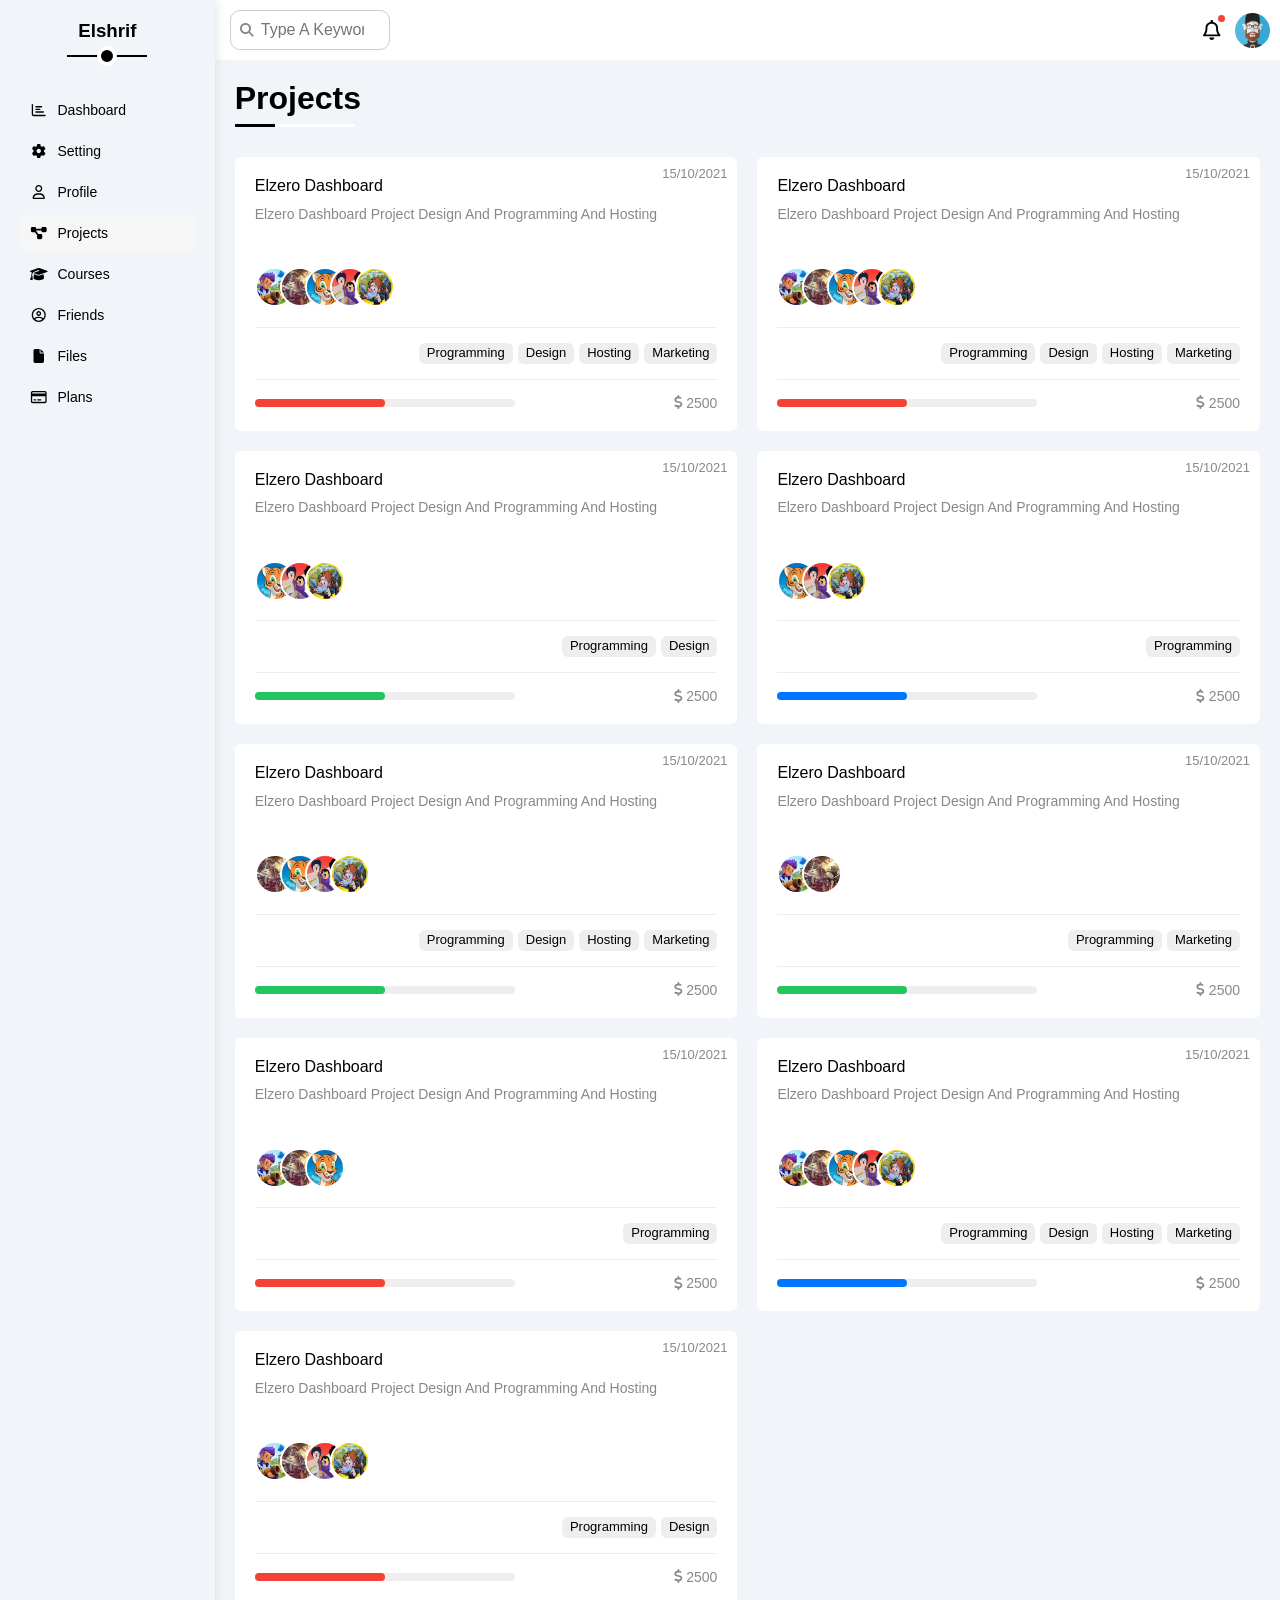
<file: projects.html>
<!DOCTYPE html>
<html lang="en">
<head>
    <meta charset="UTF-8">
    <meta http-equiv="X-UA-Compatible" content="IE=edge">
    <meta name="viewport" content="width=device-width, initial-scale=1.0">
    
    
    <title>Projects</title>
      <!-- Font Awesome -->
  <link rel="stylesheet" href="css/all.min.css">
  <link rel="stylesheet" href="css/normalize.css">
  <link rel="stylesheet" href="css/framework.css">
<link rel="stylesheet" href="css/style.css">
  <!-- google font -->
  <link rel="preconnect" href="https://fonts.googleapis.com">
  <link rel="preconnect" href="https://fonts.gstatic.com" crossorigin>
  <link href="https://fonts.googleapis.com/css2?family=Cairo:wght@300;400;700&display=swap" rel="stylesheet">
</head>
<body>
   <div class="page d-flex">
    <div class="sidebar bc-white p-20 p-relative">
        <h3 class="p-relative txt-c mt-0">Elshrif</h3>
        <ul>
            <li>
                <a class="d-flex align-center fs-14 c-black rad-6 p-10" href="index.html">
                  <i class="fa-regular fa-chart-bar fa-fw"></i>
                <span>Dashboard</span>
            </a>
        </li>
            <li>
                <a class="d-flex align-center fs-14 c-black rad-6 p-10" href="Setting.html">
                    <i class="fa-solid fa-gear fa-fw"></i>
    
                    <span>Setting</span>
            </a>
        </li>
            <li>
                <a class="d-flex align-center fs-14 c-black rad-6 p-10" href="Profile.html">
                  <i class="fa-regular fa-user fa-fw"></i>
                <span>Profile</span>
            </a>
        </li>
            <li>
                <a class="active d-flex align-center fs-14 c-black rad-6 p-10" href="Projects.html">
                    <i class="fa-solid fa-diagram-project fa-fw "></i>
                    <span>Projects</span>
            </a>
        </li>
            <li>
                <a class=" d-flex align-center fs-14 c-black rad-6 p-10" href="Courses.html">
                    <i class="fa-solid fa-graduation-cap fa-fw"></i>
                <span>Courses</span>
            </a>
        </li>
        <li>
            <a class="d-flex align-center fs-14 c-black rad-6 p-10" href="friends.html">
              <i class="fa-regular fa-circle-user fa-fw"></i>
              <span>Friends</span>
            </a>
         </li> 
            <li>
                <a class=" d-flex align-center fs-14 c-black rad-6 p-10" href="Files.html">
                    <i class="fa-solid fa-file fa-fw"></i>
                <span>Files</span>
            </a>
        </li>
            <li>
                <a class=" d-flex align-center fs-14 c-black rad-6 p-10" href="Plans.html">
                  <i class="fa-regular fa-credit-card fa-fw"></i>
                <span>Plans</span>
            </a>
        </li>
           
        </ul>
    </div>
    <div class="content w-full">
        <!-- start head -->
        <div class="head bg-white p-15 between-flex">
            <div class="search p-relative">
                <input class="p-10" type="search" placeholder="Type A Keyword">
            </div>
            <div class="icons d-flex align-center">
                <span class="notification p-relative">
                    <i class="fa-regular fa-bell fa-lg"></i>
                </span>
                <img src="image/avatar-01.png" alt="image">
            </div>
        </div>
        <!-- end head -->
        <h1 class="p-relative">Projects</h1>
      <div class="projects-page d-grid m-20 gap-20">
        <!-- start project -->
        <div class="project bg-white p-20 rad-6 p-relative">
           <span class="data fs-13 c-grey">15/10/2021</span>
           <h4 class="m-0">Elzero Dashboard</h4>
           <p class="c-grey mt-10 mb-10 fs-14">Elzero Dashboard Project Design And Programming And Hosting</p>
           <div class="team">
            <a href="#"><img src="image/team-01.jpg" alt=""></a>
            <a href="#"><img src="image/team-02.jpg" alt=""></a>
            <a href="#"><img src="image/team-03.jpg" alt=""></a>
            <a href="#"><img src="image/team-04.jpg" alt=""></a>
            <a href="#"><img src="image/team-05.png" alt=""></a>
           </div>
           <div class="do d-flex">
            <span class="fs-13 rad-6 bg-eee">Programming</span>
            <span class="fs-13 rad-6 bg-eee">Design</span>
            <span class="fs-13 rad-6 bg-eee">Hosting</span>
            <span class="fs-13 rad-6 bg-eee">Marketing</span>
           </div>
           <div class="info between-flex">
            <div class="prog bg-eee">
                <span class="bg-red" style="width:50%"></span>
            </div>
            <div class="fs-14 c-grey">
                <i class="fa-solid fa-dollar-sign"></i>
                2500
            </div>
           </div>
        </div>
     <!-- end project -->
     <!-- start project -->
     <div class="project bg-white p-20 rad-6 p-relative">
        <span class="data fs-13 c-grey">15/10/2021</span>
        <h4 class="m-0">Elzero Dashboard</h4>
        <p class="c-grey mt-10 mb-10 fs-14">Elzero Dashboard Project Design And Programming And Hosting</p>
        <div class="team">
         <a href="#"><img src="image/team-01.jpg" alt=""></a>
         <a href="#"><img src="image/team-02.jpg" alt=""></a>
         <a href="#"><img src="image/team-03.jpg" alt=""></a>
         <a href="#"><img src="image/team-04.jpg" alt=""></a>
         <a href="#"><img src="image/team-05.png" alt=""></a>
        </div>
        <div class="do d-flex">
         <span class="fs-13 rad-6 bg-eee">Programming</span>
         <span class="fs-13 rad-6 bg-eee">Design</span>
         <span class="fs-13 rad-6 bg-eee">Hosting</span>
         <span class="fs-13 rad-6 bg-eee">Marketing</span>
        </div>
        <div class="info between-flex">
         <div class="prog bg-eee">
             <span class="bg-red" style="width:50%"></span>
         </div>
         <div class="fs-14 c-grey">
             <i class="fa-solid fa-dollar-sign"></i>
             2500
         </div>
        </div>
     </div>
  <!-- end project -->
  <!-- start project -->
  <div class="project bg-white p-20 rad-6 p-relative">
    <span class="data fs-13 c-grey">15/10/2021</span>
    <h4 class="m-0">Elzero Dashboard</h4>
    <p class="c-grey mt-10 mb-10 fs-14">Elzero Dashboard Project Design And Programming And Hosting</p>
    <div class="team">
     <a href="#"><img src="image/team-03.jpg" alt=""></a>
     <a href="#"><img src="image/team-04.jpg" alt=""></a>
     <a href="#"><img src="image/team-05.png" alt=""></a>
    </div>
    <div class="do d-flex">
     <span class="fs-13 rad-6 bg-eee">Programming</span>
     <span class="fs-13 rad-6 bg-eee">Design</span>
    </div>
    <div class="info between-flex">
     <div class="prog bg-eee">
         <span class="bg-green" style="width:50%"></span>
     </div>
     <div class="fs-14 c-grey">
         <i class="fa-solid fa-dollar-sign"></i>
         2500
     </div>
    </div>
 </div>
<!-- end project -->
<!-- start project -->
<div class="project bg-white p-20 rad-6 p-relative">
    <span class="data fs-13 c-grey">15/10/2021</span>
    <h4 class="m-0">Elzero Dashboard</h4>
    <p class="c-grey mt-10 mb-10 fs-14">Elzero Dashboard Project Design And Programming And Hosting</p>
    <div class="team">
     <a href="#"><img src="image/team-03.jpg" alt=""></a>
     <a href="#"><img src="image/team-04.jpg" alt=""></a>
     <a href="#"><img src="image/team-05.png" alt=""></a>
    </div>
    <div class="do d-flex">
     <span class="fs-13 rad-6 bg-eee">Programming</span>
    </div>
    <div class="info between-flex">
     <div class="prog bg-eee">
         <span class="bg-blue" style="width:50%"></span>
     </div>
     <div class="fs-14 c-grey">
         <i class="fa-solid fa-dollar-sign"></i>
         2500
     </div>
    </div>
 </div>
<!-- end project -->
<!-- start project -->
<div class="project bg-white p-20 rad-6 p-relative">
    <span class="data fs-13 c-grey">15/10/2021</span>
    <h4 class="m-0">Elzero Dashboard</h4>
    <p class="c-grey mt-10 mb-10 fs-14">Elzero Dashboard Project Design And Programming And Hosting</p>
    <div class="team">
     <a href="#"><img src="image/team-02.jpg" alt=""></a>
     <a href="#"><img src="image/team-03.jpg" alt=""></a>
     <a href="#"><img src="image/team-04.jpg" alt=""></a>
     <a href="#"><img src="image/team-05.png" alt=""></a>
    </div>
    <div class="do d-flex">
     <span class="fs-13 rad-6 bg-eee">Programming</span>
     <span class="fs-13 rad-6 bg-eee">Design</span>
     <span class="fs-13 rad-6 bg-eee">Hosting</span>
     <span class="fs-13 rad-6 bg-eee">Marketing</span>
    </div>
    <div class="info between-flex">
     <div class="prog bg-eee">
         <span class="bg-green" style="width:50%"></span>
     </div>
     <div class="fs-14 c-grey">
         <i class="fa-solid fa-dollar-sign"></i>
         2500
     </div>
    </div>
 </div>
<!-- end project -->
<!-- start project -->
<div class="project bg-white p-20 rad-6 p-relative">
    <span class="data fs-13 c-grey">15/10/2021</span>
    <h4 class="m-0">Elzero Dashboard</h4>
    <p class="c-grey mt-10 mb-10 fs-14">Elzero Dashboard Project Design And Programming And Hosting</p>
    <div class="team">
     <a href="#"><img src="image/team-01.jpg" alt=""></a>
     <a href="#"><img src="image/team-02.jpg" alt=""></a>
    </div>
    <div class="do d-flex">
     <span class="fs-13 rad-6 bg-eee">Programming</span>
     <span class="fs-13 rad-6 bg-eee">Marketing</span>
    </div>
    <div class="info between-flex">
     <div class="prog bg-eee">
         <span class="bg-green" style="width:50%"></span>
     </div>
     <div class="fs-14 c-grey">
         <i class="fa-solid fa-dollar-sign"></i>
         2500
     </div>
    </div>
 </div>
<!-- end project -->
<!-- start project -->
<div class="project bg-white p-20 rad-6 p-relative">
    <span class="data fs-13 c-grey">15/10/2021</span>
    <h4 class="m-0">Elzero Dashboard</h4>
    <p class="c-grey mt-10 mb-10 fs-14">Elzero Dashboard Project Design And Programming And Hosting</p>
    <div class="team">
     <a href="#"><img src="image/team-01.jpg" alt=""></a>
     <a href="#"><img src="image/team-02.jpg" alt=""></a>
     <a href="#"><img src="image/team-03.jpg" alt=""></a>
    </div>
    <div class="do d-flex">
     <span class="fs-13 rad-6 bg-eee">Programming</span>
    </div>
    <div class="info between-flex">
     <div class="prog bg-eee">
         <span class="bg-red" style="width:50%"></span>
     </div>
     <div class="fs-14 c-grey">
         <i class="fa-solid fa-dollar-sign"></i>
         2500
     </div>
    </div>
 </div>
<!-- end project -->
<!-- start project -->
<div class="project bg-white p-20 rad-6 p-relative">
    <span class="data fs-13 c-grey">15/10/2021</span>
    <h4 class="m-0">Elzero Dashboard</h4>
    <p class="c-grey mt-10 mb-10 fs-14">Elzero Dashboard Project Design And Programming And Hosting</p>
    <div class="team">
     <a href="#"><img src="image/team-01.jpg" alt=""></a>
     <a href="#"><img src="image/team-02.jpg" alt=""></a>
     <a href="#"><img src="image/team-03.jpg" alt=""></a>
     <a href="#"><img src="image/team-04.jpg" alt=""></a>
     <a href="#"><img src="image/team-05.png" alt=""></a>
    </div>
    <div class="do d-flex">
     <span class="fs-13 rad-6 bg-eee">Programming</span>
     <span class="fs-13 rad-6 bg-eee">Design</span>
     <span class="fs-13 rad-6 bg-eee">Hosting</span>
     <span class="fs-13 rad-6 bg-eee">Marketing</span>
    </div>
    <div class="info between-flex">
     <div class="prog bg-eee">
         <span class="bg-blue" style="width:50%"></span>
     </div>
     <div class="fs-14 c-grey">
         <i class="fa-solid fa-dollar-sign"></i>
         2500
     </div>
    </div>
 </div>
<!-- end project -->

<!-- start project -->
<div class="project bg-white p-20 rad-6 p-relative">
    <span class="data fs-13 c-grey">15/10/2021</span>
    <h4 class="m-0">Elzero Dashboard</h4>
    <p class="c-grey mt-10 mb-10 fs-14">Elzero Dashboard Project Design And Programming And Hosting</p>
    <div class="team">
     <a href="#"><img src="image/team-01.jpg" alt=""></a>
     <a href="#"><img src="image/team-02.jpg" alt=""></a>
     <a href="#"><img src="image/team-04.jpg" alt=""></a>
     <a href="#"><img src="image/team-05.png" alt=""></a>
    </div>
    <div class="do d-flex">
     <span class="fs-13 rad-6 bg-eee">Programming</span>
     <span class="fs-13 rad-6 bg-eee">Design</span>
    </div>
    <div class="info between-flex">
     <div class="prog bg-eee">
         <span class="bg-red" style="width:50%"></span>
     </div>
     <div class="fs-14 c-grey">
         <i class="fa-solid fa-dollar-sign"></i>
         2500
     </div>
    </div>
 </div>
<!-- end project -->
      </div>
      
   </div>
</div>
    <script src="js/page.js"></script>
    <script src="js/all.min.js"></script>
</body>
</html>
</file>
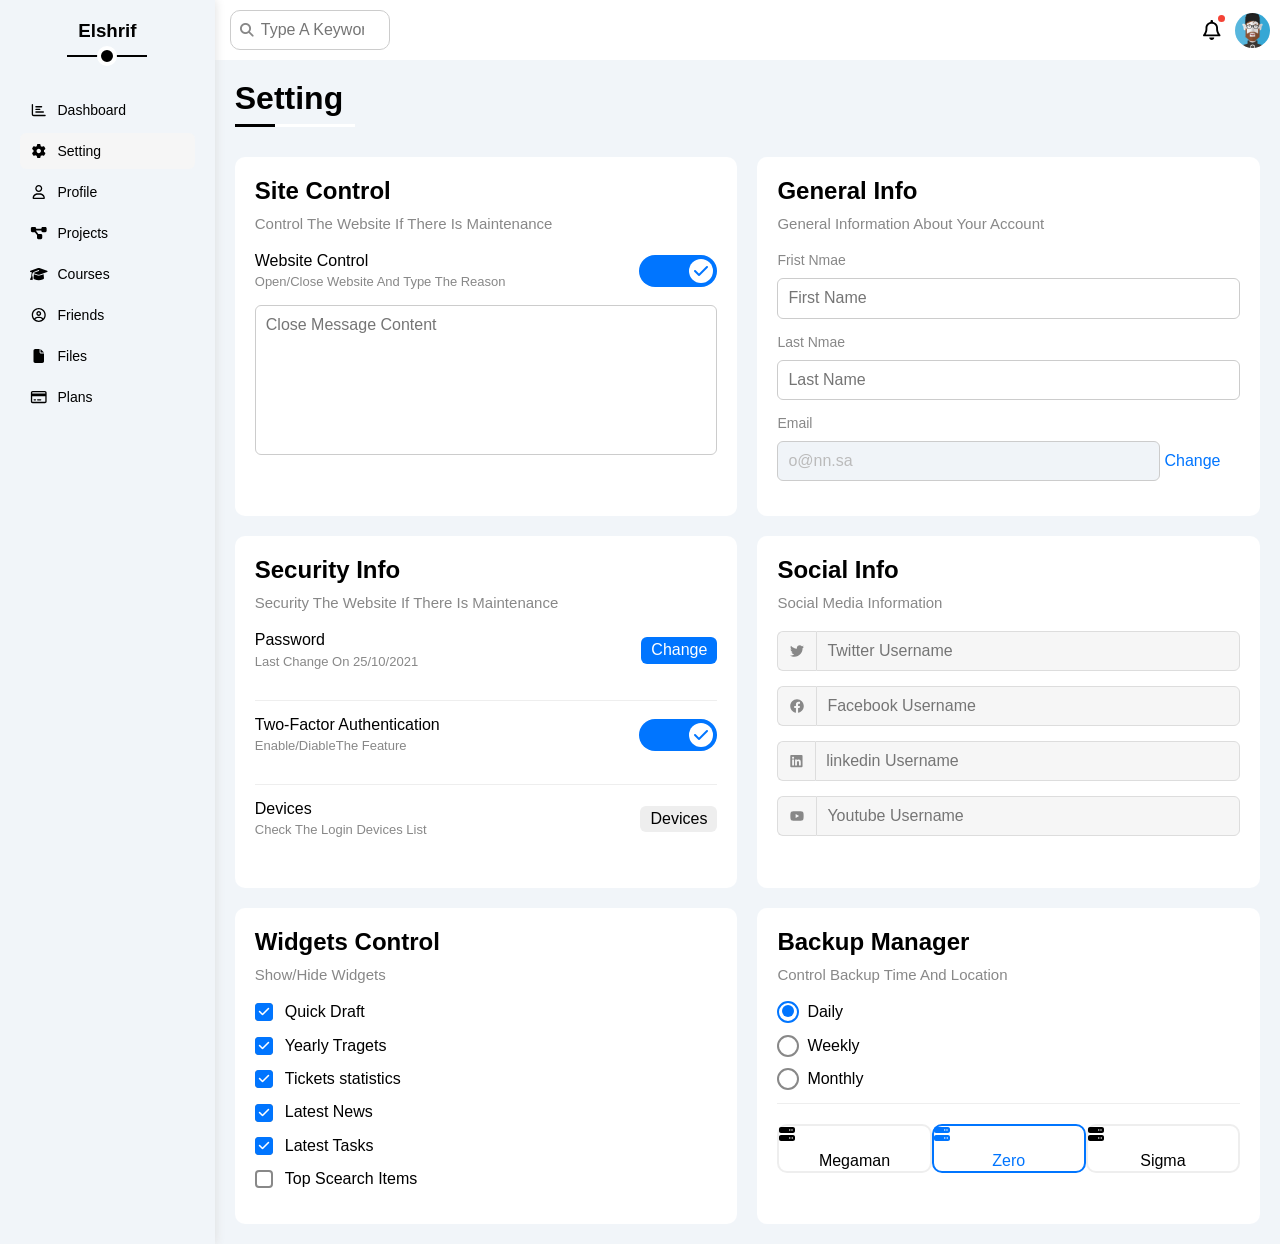
<file: setting.html>
<!DOCTYPE html>
<html lang="en">
<head>
    <meta charset="UTF-8">
    <meta http-equiv="X-UA-Compatible" content="IE=edge">
    <meta name="viewport" content="width=device-width, initial-scale=1.0">
    
    
    <title>Setting</title>
      <!-- Font Awesome -->
  <link rel="stylesheet" href="css/all.min.css">
  <link rel="stylesheet" href="css/normalize.css">
  <link rel="stylesheet" href="css/framework.css">
<link rel="stylesheet" href="css/style.css">
  <!-- google font -->
  <link rel="preconnect" href="https://fonts.googleapis.com">
  <link rel="preconnect" href="https://fonts.gstatic.com" crossorigin>
  <link href="https://fonts.googleapis.com/css2?family=Cairo:wght@300;400;700&display=swap" rel="stylesheet">
</head>
<body>
   <div class="page d-flex">
    <div class="sidebar bc-white p-20 p-relative">
        <h3 class="p-relative txt-c mt-0">Elshrif</h3>
        <ul>
            <li>
                <a class="d-flex align-center fs-14 c-black rad-6 p-10" href="index.html">
                  <i class="fa-regular fa-chart-bar fa-fw"></i>
                <span>Dashboard</span>
            </a>
        </li>
            <li>
                <a class="active d-flex align-center fs-14 c-black rad-6 p-10" href="Setting.html">
                    <i class="fa-solid fa-gear fa-fw"></i>
    
                    <span>Setting</span>
            </a>
        </li>
            <li>
                <a class=" d-flex align-center fs-14 c-black rad-6 p-10" href="Profile.html">
                  <i class="fa-regular fa-user fa-fw"></i>
                <span>Profile</span>
            </a>
        </li>
            <li>
                <a class=" d-flex align-center fs-14 c-black rad-6 p-10" href="Projects.html">
                    <i class="fa-solid fa-diagram-project fa-fw "></i>
                    <span>Projects</span>
            </a>
        </li>
            <li>
                <a class=" d-flex align-center fs-14 c-black rad-6 p-10" href="Courses.html">
                    <i class="fa-solid fa-graduation-cap fa-fw"></i>
                <span>Courses</span>
            </a>
        </li>
        <li>
            <a class="d-flex align-center fs-14 c-black rad-6 p-10" href="friends.html">
              <i class="fa-regular fa-circle-user fa-fw"></i>
              <span>Friends</span>
            </a>
         </li> 
            <li>
                <a class=" d-flex align-center fs-14 c-black rad-6 p-10" href="Files.html">
                    <i class="fa-solid fa-file fa-fw"></i>
                <span>Files</span>
            </a>
        </li>
            <li>
                <a class=" d-flex align-center fs-14 c-black rad-6 p-10" href="Plans.html">
                  <i class="fa-regular fa-credit-card fa-fw"></i>
                <span>Plans</span>
            </a>
        </li>
           
        </ul>
    </div>
    <div class="content w-full">
        <!-- start head -->
        <div class="head bg-white p-15 between-flex">
            <div class="search p-relative">
                <input class="p-10" type="search" placeholder="Type A Keyword">
            </div>
            <div class="icons d-flex align-center">
                <span class="notification p-relative">
                    <i class="fa-regular fa-bell fa-lg"></i>
                </span>
                <img src="image/avatar-01.png" alt="image">
            </div>
        </div>
        <!-- end head -->
        <h1 class="p-relative">Setting</h1>
        
      <div class="setting-page m-20 d-grid gap-20">
        <!-- start setting box -->
        <div class="p-20 bg-white rad-10">
            <h2 class="mt-0 mb-10">Site Control</h2>
            <p class="mt-0 mb-20 c-grey fs-15">Control The Website If There Is Maintenance</p>
            <div class="mb-15 between-flex">
                <div>
                     <span>Website Control</span>
                     <p class="c-grey mt-5 mb-0 fs-13">Open/Close Website And Type The Reason</p>
                </div>
                <div>
                    <label>
                        <input class="toggle-checkbox" type="checkbox" checked>
                        <div class="toggle-switch"></div>
                    </label>
                </div>
            </div>
            <textarea class="close-message p-10 rad-6 d-block w-full" placeholder="Close Message Content"></textarea>
        </div>
        <!-- end setting box -->
        <!-- start setting box -->
        <div class="p-20 bg-white rad-10">
            <h2 class="mt-0 mb-10">General Info</h2>
            <p class="mt-0 mb-20 c-grey fs-15">General Information About Your Account</p>
            <div class="mb-15">
                <label for="first" class="fs-14 c-grey d-block mb-10">Frist Nmae</label>
                <input class="b-none border-ccc p-10 rad-6 d-block w-full" type="text" id="first" placeholder="First Name" >
            </div>
            <div class="mb-15">
                <label for="last" class="fs-14 c-grey d-block mb-10">Last Nmae</label>
                <input class="b-none border-ccc p-10 rad-6 d-block w-full" type="text" id="last" placeholder="Last Name" >
            </div>
            <div class="mb-15">
                <label for="email" class="fs-14 c-grey d-block mb-10">Email</label>
                <input class="email b-none border-ccc p-10 rad-6 d-block w-full" type="email" id="email" value="o@nn.sa" disabled/>
                <a class="c-blue" href="#">Change</a>
            </div>
            
        </div>
        <!-- end setting box -->
        <!-- start setting box -->
        <div class="p-20 bg-white rad-10">
            <h2 class="mt-0 mb-10">Security Info</h2>
            <p class="mt-0 mb-20 c-grey fs-15">Security The Website If There Is Maintenance</p>
           <div class="sec-box mb-15 between-flex">
                <div>
                    <span>Password</span>
                    <p class="c-grey mt-5 mb-0 fs-13">Last Change On 25/10/2021</p>
                </div>
                <a class="button bg-blue c-white btn-shape" href="#">Change</a>
           </div>
           <div class="sec-box mb-15 between-flex">
                <div>
                    <span>Two-Factor Authentication</span>
                    <p class="c-grey mt-5 mb-0 fs-13">Enable/DiableThe Feature</p>
                </div>
                <div>
                    <label>
                        <input class="toggle-checkbox" type="checkbox" checked>
                        <div class="toggle-switch"></div>
                    </label>
                </div>
           </div>
           <div class="sec-box between-flex">
                <div>
                    <span>Devices</span>
                    <p class="c-grey mt-5 mb-0 fs-13">Check The Login Devices List</p>
                </div>
                <a class="bg-eee c-black btn-shape" href="#">Devices</a>
           </div>
        </div>
        <!-- end setting box -->
        <!-- start setting box -->
        <div class="social-boxes p-20 bg-white rad-10">
            <h2 class="mt-0 mb-10">Social Info</h2>
            <p class="mt-0 mb-20 c-grey fs-15">Social Media Information</p>
             <div class="d-flex align-center mb-15">
                <i class="fa-brands fa-twitter center-flex c-grey icon"></i>
                <input class="w-full" type="text" placeholder="Twitter Username">
             </div>
             <div class="d-flex align-center mb-15">
                <i class="fa-brands fa-facebook center-flex c-grey icon"></i>
                <input class="w-full" type="text" placeholder="Facebook Username">
             </div>
             <div class="d-flex align-center mb-15">
                <i class="fa-brands fa-linkedin center-flex c-grey icon"></i>
                <input class="w-full" type="text" placeholder="linkedin Username">
             </div>
             <div class="d-flex align-center mb-15">
                <i class="fa-brands fa-youtube center-flex c-grey icon"></i>
                <input class="w-full" type="text" placeholder="Youtube Username">
             </div>
        </div>
        <!-- end setting box -->
        <!-- start setting box -->
        <div class="widgets-control p-20 bg-white rad-10">
            <h2 class="mt-0 mb-10">Widgets Control</h2>
            <p class="mt-0 mb-20 c-grey fs-15">Show/Hide Widgets</p>
            <div class="control d-flex align-center mb-15">
                <input type="checkbox"  id="one" checked>
                <label for="one">Quick Draft</label>
            </div>
            <div class="control d-flex align-center mb-15">
                <input type="checkbox"  id="two" checked>
                <label for="two">Yearly Tragets</label>
            </div>
            <div class="control d-flex align-center mb-15">
                <input type="checkbox"  id="three" checked>
                <label for="three">Tickets statistics </label>
            </div>
            <div class="control d-flex align-center mb-15">
                <input type="checkbox"  id="four" checked>
                <label for="four">Latest News</label>
            </div>
            <div class="control d-flex align-center mb-15">
                <input type="checkbox"  id="five" checked>
                <label for="five">Latest Tasks</label>
            </div>
            <div class="control d-flex align-center mb-15">
                <input type="checkbox"  id="six">
                <label for="six">Top Scearch Items</label>
            </div>
            
        </div>
        <!-- end setting box -->
        <!-- start setting box -->
        <div class="backup-control p-20 bg-white rad-10">
            <h2 class="mt-0 mb-10">Backup Manager</h2>
            <p class="mt-0 mb-20 c-grey fs-15">Control Backup Time And Location</p>
            <div class="data d-flex align-center mb-15">
                <input type="radio" name="time" id="daily" checked>
                <label for="daily">Daily</label>
            </div>
            <div class="data d-flex align-center mb-15">
                <input type="radio" name="time" id="weekly">
                <label for="weekly">Weekly</label>
            </div>
            <div class="data d-flex align-center mb-15">
                <input type="radio" name="time" id="monthly">
                <label for="monthly">Monthly</label>
            </div>
            <div class="servers d-flex align-center txt-c">
                <input type="radio" name="servers" id="server-one">
                <div class="server mb-15 rad-10 w-full">
                    <label class="d-block m-15" for="server-one">
                        <i class="fa-solid fa-server d-block mb-10"></i>
                        Megaman
                    </label>
                </div>
                <input type="radio" name="servers" id="server-two" checked>
                <div class="server mb-15 rad-10 w-full">
                    <label class="d-block m-15" for="server-two">
                        <i class="fa-solid fa-server d-block mb-10"></i>
                        Zero
                    </label>
                </div>
                <input type="radio" name="servers" id="server-three">
                <div class="server mb-15 rad-10 w-full">
                    <label class="d-block m-15" for="server-three">
                        <i class="fa-solid fa-server d-block mb-10"></i>
                        Sigma
                    </label>
                </div>
            </div>
        </div>
        <!-- end setting box -->
      </div>
   </div>
</div>
    <script src="js/page.js"></script>
    <script src="js/all.min.js"></script>
</body>
</html>
</file>
<file: css/framework.css>
:root{
    --blue-color:#0075ff;
    --blue-alt-color:#0d69d5;
    --orange-color:#f59e0b;
    --green-color:#22c55e;
    --red-color:#f44336;
    --grey-color:#888;
 }
 /* //////////////////////// */
/* start box */
.d-flex{
    display: flex;
}
.align-center{
    align-items: center;
}
.space-between{
    justify-content: space-between;
}
.d-grid{
    display: grid;
}
.gap-20{
    gap: 20px;
}
.d-block{
    display: block;
}
@media (max-width: 767px){
    .block-mobile{
        display: block;
    }
    .hide-mobile {
        display: none;
    }
}
/* end box */
/* start margin padding */
.p-10{
    padding: 10px;
} 
.p-15{
    padding: 15px;
}
.p-20{
    padding: 20px;
}
.pt-10{
    padding-top: 10px;
}
.pt-15{
    padding-top: 15px;
}
.pt-20{
    padding-top: 20px;
}
.pb-10{
    padding-bottom: 10px;
}
.pb-15{
    padding-bottom: 15px;
}
.pb-20{
    padding-bottom: 20px;
}
.pl-15{
    padding-left: 15px;
}
.m-0{
    margin: 0;
}
.m-10{
    margin: 10px;
}
.m-20{
    margin: 20px;
}
.mt-0{
    margin-top: 0;
}
.mt-5{
    margin-top: 5px;
}

.mt-10{
    margin-top: 10px;
}
.mt-15{
    margin-top: 15px;
}
.mt-20{
    margin-top: 20px;
}
.mt-25{
    margin-top: 25px;
}
.mr-10{
    margin-right: 10px;
}
.mr-15{
    margin-right: 15px;
}
.ml-10{
    margin-left: 10px;
}
.mb-0 {
    margin-bottom: 0;
}
.mb-15 {
    margin-bottom: 15px;
}
.mb-20{
    margin-bottom: 20px;
}
.mb-25{
    margin-bottom: 25px;
}
.mb-5{
    margin-bottom: 5px;
}
.mb-10{
    margin-bottom: 10px;
}
.w-full{
    width: 100%;
}
.h-full{
    height:100%;
}
.w-fit{
    width: fit-content;
}
.w-100 {
    width: 100px;
}
.h-100{
    height: 100px;
}
.b-none{
    border: none;
}
.border-ccc{
    border: 1px solid #ccc;
}
.border-eee{
    border: 1px solid #eee;
}
.rad-half{
    border-radius: 50%;
}
/* end margin padding */
/* start color */

.bg-eee{
    background-color: #eee;
}
.bg-white{
    background-color: white;
}
.bg-blue{
    background-color: var(--blue-color);
}
.bg-orange{
    background-color: var(--orange-color);
}
.bg-green{
    background-color: var(--green-color);
}
.bg-red{
    background-color: var(--red-color);
}
.c-white{
    color: white;
}
.c-orange{
    color: var(--orange-color);
}
.c-red{
    color: var(--red-color);
}
.c-blue{
    color: var(--blue-color);
}
.c-green{
    color: var(--green-color);
}
.c-black{
    color: black;
}
.c-grey{
    color: var(--grey-color);
}


/* end color */
/* start position  */
.p-relative{
    position: relative;
}
.p-absolute{
    position: absolute;
}
/* end position  */
/* start font */
.txt-c{
    text-align: center;
}
.fs-14{
    font-size: 14px;
}
.fs-15{
    font-size: 15px;
}
.fs-13{
    font-size: 13px;
}
.fs-25{
    font-size: 25px;
}
.fw-bold{
    font-weight: bold;
}
.f-wrap{
    flex-wrap: wrap;
}

@media (max-width: 767px){
    .txt-c-mobile {
        text-align: center;
    }
}
/* end font */
/* start border */
.rad-6{
    border-radius: 6px;
}
.rad-10{
    border-radius: 10px;
}

/* end border */
/* start components */
.center-flex {
    display: flex;
    align-items: center;
    justify-content: center;
}
.between-flex{
    display: flex;
    align-items: center;
    justify-content: space-between;
}
.btn-shape{
    padding:4px 10px;
    border-radius:6px;
}
/* end components */
</file>
<file: css/style.css>
:root{
   --blue-color:#0075ff;
   --blue-alt-color:#0d69d5;
   --orange-color:#f59e0b;
   --green-color:#22c55e;
   --red-color:#f44336;
   --grey-color:#888;
}
*{
    box-sizing: border-box;
}

body{
    font-family: "Open Sans", sans-serif;
    margin: 0;
}
 *:focus{
    outline: none;
 }
 a{
    text-decoration: none;
 }
 ul{
    list-style :none;
    padding:0;
 }
 ::-webkit-scrollbar{
   width: 15px;
 }
 ::-webkit-scrollbar-track{
   background-color: white;
 }
 ::-webkit-scrollbar-thumb{
   background-color: var(--blue-color);
 }
 ::-webkit-scrollbar-thumb:hover{
   background-color: var(--blue-alt-color);
 }
 .page {
    background-color: #f1f5f9;
    min-height: 100vh;
 }
 /* start sidebar  */
 .sidebar{
    width:250px;
    box-shadow: 0 0 10px #ddd;
 }
 .sidebar > h3{
    margin-bottom: 50px;
 }
 .sidebar > h3::before,
 .sidebar > h3::after{
   content: "";
    position: absolute;
    background-color: black;
    transform: translateX(-50%);
    left: 50%;
 }
 .sidebar > h3::before{
   width: 80px;
   height: 2px;
   bottom: -15px;
 }
 .sidebar > h3::after{
   width: 12px;
   height: 12px;
   bottom: -24px;
   border-radius:50%;
   border:4px solid white;
 }

 .sidebar ul li a{
    transition: 0.3s;
    margin-bottom: 5px;
 }
 .sidebar ul li a:hover,
 .sidebar ul li a.active{
    background-color: #f6f6f6;
 }
 .sidebar ul li a span{
    font-size: 14px;
    margin-left: 10px;
 }
 @media (max-width: 767px){
   .sidebar{
      width: 62px;
      padding: 10px;
   }
   .sidebar > h3{
      font-size: 13px;
      margin-bottom: 15px;
   }
   .sidebar ul li a span{
      display: none;
   }   
   .sidebar > h3::before,
   .sidebar > h3::after{
   display: none;
  }
 }
 /* end sidebar  */
 /* start content  */
 .content{
   overflow: hidden;
 }
 .head{
   padding: 10px;
   background-color: white;
 }
 .head .search::before{
   font-family: var(--fa-style-family-classic);
   content: "\f002";
   font-weight: 900;
   position:absolute;
   left:15px;
   top:50%;
   transform: translatey(-50%);
   font-size: 14px;
   color:var(--grey-color);
 }
 .head .search input{
   border: 1px solid #ccc;
   border-radius: 10px ;
   margin-left: 5px;
   padding-left: 30px;
   width: 160px;
   transition: width 0.3s;
 }
 .head .search input:focus{
   width: 200px;
 }
 .head .search input:focus::placeholder{
   opacity: 0;
 }
.head .icons .notification::before{
   content: "";
    position: absolute;
    width: 7px;
    height: 7px;
    background-color: var(--red-color);
    border-radius: 50%;
    right:-5px;
    top: -5px;
}
.head .icons img{
   width: 35px;
   height: 35px;
   margin-left: 15px;
   border-radius: 50%;
}
.page h1 {
   margin: 20px 20px 40px ;
}

.page h1::before,
.page h1::after{
   content: "";
   position:absolute;
   height:3px;
   bottom: -10px;
   left: 0;
}
.page h1::before{
   background-color: white;
   width: 120px;
}
.page h1::after{
   background-color: black;
   width: 40px;
}
.wrapper {
   grid-template-columns: repeat(auto-fill, minmax(450px, 1fr));
   margin-left: 20px;
   margin-right: 20px;
   margin-bottom: 20px;
}
@media (max-width: 767px){
   .wrapper{
      grid-template-columns: minmax(200px, 1fr);
      margin-left: 10px;
      margin-right: 10px;
      gap: 10px;
   }
}
 /* end content  */
 /* start welcome widget */
 .welcome{
   overflow: hidden;
 }
 .welcome .intro img {
   width: 170px;
   margin-bottom: -15px;
 }
 .welcome .avatar{
   width: 60px;
   height: 60px;
   border: 2px solid white;
   border-radius: 50%;
   padding:2px;
   box-shadow: 0 0 5px #ddd;
   margin-left: 20px;
   margin-top: -32px;
 }
.welcome .body {
   border-top: 1px solid #eee;
   border-bottom: 1px solid #eee;
}
.welcome .body > div {
   flex: 1;
}
.welcome .visit { 
   margin: 0 15px 15px auto;
   padding: 3px 7px;
   transition: .3s;
}
.welcome .visit:hover{
   background-color: var(--blue-alt-color);
}

@media (max-width: 767px){
   .welcome .intro {
      padding-bottom: 30px;
   }
   .welcome .avatar{
      margin-left: 0;
   }
   .welcome .body > div:not(:last-child){
      margin-bottom: 20px;
   }
}
 /* end welcome widget */
 /* start Quick Draft widge */
 .quick-draft textarea{
   resize: none;
   min-height: 180px;
 }
 .quick-draft .save {
   margin-left:auto;
   transition:.3s;
   cursor:pointer;
 }
 .quick-draft .save:hover{
   background-color: var(--blue-alt-color);
 }
 /* end Quick Draft widge */
 /* start target */
 .targets .target-row .icon{
   width: 80px;
   height: 80px;
   margin-right: 15px;
 }
 .targets .details{
   flex: 1;
 }
 .targets .details .progress{
   height: 4px;
 }  
 .targets .details .progress > span{
   position: absolute;
   left: 0;
   top: 0;
   height:100%;
 }   
 .targets .details .progress > span span{
   position: absolute;
    bottom: 16px;
    right: -16px;
    color: white;
    padding: 2px 5px;
    border-radius: 6px;
    font-size: 13px;
 }   
 .targets .details .progress > span span::after{
   content: "";
   border-color: transparent;
   border-width: 5px;
   border-style: solid;
   position: absolute;
   bottom: -10px;
   left: 50%;
   transform:translateX(-50%)   
 }   
 .targets .details .progress > .blue span::after {
   border-top-color:var(--blue-color);
 }
 .targets .details .progress > .orange span::after {
   border-top-color:var(--orange-color);
 }
 .targets .details .progress > .green span::after {
   border-top-color:var(--green-color);
 }
 .blue .icon,
 .blue .progress{
   background-color: rgb(0 117 255 / 20%);
 }
 .orange .icon,
 .orange .progress{
   background-color: rgb(245 158 11 / 20%);
 }
 .green .icon,
 .green .progress{
   background-color: rgb(34 197 94 / 20%);
 }
 
 
 /* end target */
 /* start Tickets */
 .tickets .box{
   border:1px solid #ccc;
   width: calc(50% - 10px);
 }
 @media(max-width:767px){
   .tickets .box{
      width: 100%;
   }
 }
 /* end Tickets */
 /* start latest news */
 .latest-news .news-row:not(:last-of-type){
   margin-bottom: 20px;
   padding-bottom: 20px;
   border:1px solid #eee
 }
 .latest-news .news-row img {
   width: 100px;
   border-radius: 6px;
   margin-right: 15px;
 }
 .latest-news .info {
   flex-grow: 1;
 }
 .latest-news .info h3 {
   margin: 0 0 5px;
   font-size: 16px;
 }
 @media(max-width:767px){
   .latest-news .news-row{
      display: block;
   }
   .latest-news .news-row .label{
      margin: 10px auto;
      width: fit-content;
   }
 }
 /* end latest news */
 /* start tasks */
 .tasks .task-row:not(:last-of-type){
      margin-bottom: 15px;
      padding-bottom:15px;
      border-bottom: 1px solid #eee;
 }
 .tasks .info {
     flex-grow: 1;
 }
 .tasks .done {
       opacity: 0.3;
 }
 .tasks .done h3,
 .tasks .done p{
      text-decoration: line-through;
 }
 .tasks .delete {
      cursor: pointer;
      transition: 0.3s;
 }
 .tasks .delete:hover{
      color: var(--red-color);
 }
 /* end tasks */
 /* start latest uploads */
 .latest-uploads ul li:not(:last-child){
  border-bottom:1px solid #eee;
 }
 .latest-uploads ul li img {
      width: 40px;
      height: 40px;

 }
 /* end latest uploads */
 /* start last project */
.last-project ul::before{
    content: "";
    position: absolute;
    left: 11px;
    width: 2px;
    height:100%;
    background-color:var(--blue-color)
}
.last-project ul li::before{
    content: "";
    width: 20px;
    height: 20px;
    display: block;
    border-radius: 50%;
    background-color: white;
    border:2px solid white;
    outline:2px solid var(--blue-color);
    margin-right:15px;
    z-index: 1;
}
.last-project ul li.done::before{
    background-color: var(--blue-color);
}
.last-project ul li.current::before{
    animation: change-color 0.8s infinite alternate;
}
.last-project .launch-icon{
    position: absolute;
    width: 160px;
    right: 0;
    bottom: 0;
    opacity: 0.2;
}
 /* end last project */

 /* start reminders */
 .reminders ul li .key {
  width: 15px;
  height: 15px;
 }
 .reminders ul li > .blue {
    border-left:2px solid var(--blue-color)
 }
 .reminders ul li > .green {
    border-left:2px solid var(--green-color)
 }
 .reminders ul li > .orange {
    border-left:2px solid var(--orange-color)
 }
 .reminders ul li > .red {
    border-left:2px solid var(--red-color)
 }
 /* end reminders */
 /* start latest post */
 .latest-post .avatar {
      width:48px;
      height: 48px;
      border-radius: 50%;
 }
 .latest-post .post-content {
      text-transform: capitalize;
      line-height: 1.8;
      border-top: 1px solid #eee;
      border-bottom: 1px solid #eee;
      min-height: 140px;
 }
 /* end latest post */
 /* start social media */
 .social-media .box {
  padding-left: 70px;
 }
 .social-media .box .icon {
  position: absolute;
    left: 0;
    top: 0;
    width: 37px;
    transition: 0.3s;
    margin: 0px;
    padding: 0 5px;
 }
 .social-media .box .icon:hover{
  transform: rotate(5deg);
 }
 .social-media .twitter{
  background-color:rgb(29 161 242 / 20%);
  color:#1da1f2;
 }
 .social-media .twitter .icon,
 .social-media .twitter a {
  background-color:#1da1f2 ;
 }
 .social-media .facebook {
  background-color:rgb(24 119 242 / 20%);
  color:#1da1f2;
 }
 .social-media .facebook .icon,
 .social-media .facebook a {
  background-color:#1da1f2 ;
 }
 .social-media .youtube {
  background-color:rgb(255 0 0 / 20%);
  color:#ff0000;
 }
 .social-media .youtube .icon,
 .social-media .youtube a {
  background-color:#ff0000 ;
 }
 .social-media .linkedin {
  background-color:rgb(0 119 181 / 20%);
  color:#0077b5;
 }
 .social-media .linkedin .icon,
 .social-media .linkedin a {
  background-color:#0077b5 ;
 }
 /* end social media */
 /* start projects table */
 .projects .responsive-table {
  overflow-x: auto;
 }
 .projects table {
  min-width: 1000px;
  border-spacing: 0;
 }
 .projects thead td {
  background-color: #eee;
  font-weight: bold;
 }
 .projects table td {
  padding:15px;
 }
 .projects tbody td {
  border-bottom :1px solid #eee;
  border-left :1px solid #eee;
  transition: 0.3s;
 }
 .projects table tbody tr td:last-child {
  border-right:1px solid #eee
 }
 .projects table tr:hover td {
  background-color: #faf7f7;
 }
 .projects table img {
  width:32px;
  height:32px;
  border-radius:50%;
  padding: 2px;
  background-color:white;
 }
 .projects table img:not(:first-child){
  margin-left: -20px;
 }
 /* end projects table */
 /* start setting */
 .setting-page{
  grid-template-columns: repeat(auto-fill, minmax(500px, 1fr));
 }
 @media(max-width:767px){
  .setting-page{
    grid-template-columns:minmax(100px, 1fr);
    margin: 0 10px;
    gap: 10px;
   }
 }
 .setting-page .close-message{
  border: 1px solid #ccc;
  resize: none;
  min-height: 150px;
 }
 .setting-page .email {
  display:inline-flex;
  width:calc(100% - 80px);
 }
 .setting-page .sec-box{
  padding-bottom: 30px;
 }
 .setting-page .sec-box:not(:last-of-type){
  border-bottom: 1px solid #eee;
 }
 .setting-page .sec-box .button{
  transition: 0.3s;
 }
 .setting-page .sec-box .button:hover{
  background-color: var(--blue-alt-color);
 }
 .setting-page .social-boxes .icon {
  width:14px;
  height: 14px;
  background-color: #f6f6f6;
  border: 1px solid #ddd;
  border-right: none;
  border-radius: 6px 0 0 6px;
  padding: 12px;
  transition: 0.3s;
 }
 .setting-page .social-boxes input {
  height: 40px;
  background-color:#f6f6f6;
  border: 1px solid #ddd;
  padding-left: 10px;
  border-radius: 0 6px 6px 0;
 }
 .setting-page .social-boxes > div:focus-within .icon {
  color: black;
 }
 .widgets-control .control input[type="checkbox"]{
  -webkit-appearance:none;
  appearance: none;
 }
 .widgets-control .control label {
  padding-left: 30px;
  cursor: pointer;
  position: relative;
 }
 .widgets-control .control label::before {
  content: "";
  position: absolute;
  left: 0;
  top: 50%;
  width: 14px;
  height: 14px;
  border-radius: 4px;
  border: 2px solid var(--grey-color);
  margin-top: -9px;
 }
 .widgets-control .control label:hover::before{
  border-color: var(--blue-alt-color);
 }
 .widgets-control .control label::after {
  font-family: var(--fa-style-family-classic);
  content: "\f00c";
  position: absolute;
  font-weight: 900;
  left: 0;
  top: 50%;
  border-radius: 4px;
  margin-top: -9px;
  background-color: var(--blue-color);
  color: white;
  font-size: 12px;
  width: 18px;
  height: 18px;
  display: flex;
  justify-content: center;
  align-items: center;
  transform: scale(0) rotate(360deg);
  transition: 0.3s;
 }
 .widgets-control .control input[type="checkbox"]:checked + label::after{
  transform: scale(1);
 }
 .backup-control input[type="radio"]{
  -webkit-appearance:none;
  appearance: none;
 }
 .backup-control .data label{
  padding-left: 30px;
  cursor: pointer;
  position: relative;
 }
 .backup-control .data label::before{
  content: "";
  position: absolute;
  left: 0;
  top: 50%;
  width: 18px;
  height: 18px;
  border-radius: 50%;
  border: 2px solid var(--grey-color);
  margin-top: -11px;
 }
 
 .backup-control .data label::after{
  content: "";
  position: absolute;
  left: 5px;
  top: 2px;
  border-radius: 50%;
  background-color: var(--blue-color);
  width: 12px;
  height: 12px;
  transform: scale(0);
  transition: 0.3s;
  
 }
 .backup-control .data input[type="radio"]:checked + label::after{
  transform: scale(1);
 }
 .backup-control .data input[type="radio"]:checked + label::before{
  border-color: var(--blue-color);
 }

 .backup-control .servers {
  border-top: 1px solid #eee;
  padding-top: 20px;
 }
 @media (max-width:767px){
  .backup-control .servers {
    flex-wrap: wrap;
  }
 }
 .backup-control .servers .server{
  border: 2px solid #eee;
  position: relative;
 }
 .backup-control .servers .server label{
  cursor: pointer;
 }
 .backup-control .servers input[type="radio"]:checked + .server {
  border-color: var(--blue-color);
  color: var(--blue-color);
 }
 .toggle-checkbox{
  -webkit-appearance:none;
  appearance: none;
  display: none;
 }
 .toggle-switch {
    background-color: #ccc;
    width: 78px;
    height: 32px;
    border-radius: 16px;
    position: relative;
    transition: 0.3s;
    cursor: pointer;
 }
 .toggle-switch::before {
  font-family: var(--fa-style-family-classic);
  content: "\f00d";
  font-weight: 900;
  background-color: white;
  width: 24px;
  height: 24px;
  border-radius: 50%;
  position: absolute;
  top: 4px;
  left: 4px;
  display: flex;
  justify-content: center;
  align-items: center;
  color: #aaa;
  transition: 0.3s;
 }
 .toggle-checkbox:checked + .toggle-switch {
  background-color: var(--blue-color);
}
 .toggle-checkbox:checked + .toggle-switch::before{
  content: "\f00c";
  left:50px;
  color: var(--blue-color)
}
.setting-page :disabled {
  cursor: no-drop;
  background-color: #f0f4f8;
  color:#bbb
}
 /* end setting */
 /* start profile-page */
 @media (max-width: 767px){
  .profile-page .overview{
   flex-direction: column;
   }
 }
 .profile-page .avatar-box{
  width: 300px;
 }
 @media (min-width: 767px){
  .profile-page .avatar-box{
    width: 300px;
    border-right: 1px solid #eee;
   }
 }
 .profile-page .avatar-box > img{
  width: 100px;
  height: 100px;
 }
 .profile-page .avatar-box .level{
  height: 6px;
  overflow: hidden;
  margin: auto;
  width: 70%;
}
 .profile-page .avatar-box .level span{
  position: absolute;
  left: 0;
  right: 0;
  background-color: var(--blue-color);
  height: 100%;
  border-radius: 6px;
}
.profile-page .info-box .box {
  flex-wrap: wrap;
  border-bottom: 1px solid #eee;
  transition: 0.3s;
}
.profile-page .info-box .box:hover {
  background-color: #f9f9f9;
}
.profile-page .info-box .box > div {
  min-width: 250px;
  padding: 10px 0 0;
}
.profile-page .info-box h4 {
  font-weight: normal;
}
/* strat traning cod */
.profile-page .info-box .toggle-switch {
  height:20px
}
@media (max-width: 767px){
  .profile-page .info-box .toggle-switch {
    margin: auto;
  }
}
.profile-page .info-box .toggle-switch::before {
  width:12px;
  height:12px;
  font-size: 8px;
}
.profile-page .info-box .toggle-checkbox:checked +.toggle-switch::before {
  left: 62px;
}
/* end traning cod */
@media (max-width:767px){
  .profile-page .other-data {
    flex-direction: column;
}
}
.profile-page .skills-card {
  flex-grow: 1;
}
.profile-page .skills-card ul li {
  padding: 15px 0;
} 
.profile-page .skills-card ul li:not(:last-child) {
  border-bottom: 1px solid #eee;
} 
.profile-page .skills-card ul li span {
  display: inline-flex;
  padding: 4px 10px;
  background-color: #eee;
  border-radius: 6px;
  font-size: 14px;

} 
.profile-page .skills-card ul li span:not(:last-child) {
  margin-right:5px ;
}
.profile-page .activities {
  flex-grow: 2;
}
.profile-page .activity:not(:last-of-type){
  border-bottom: 1px solid #eee;
  padding-bottom: 20px;
  margin-bottom: 20px;
}
.profile-page .activity img {
  width: 64px;
  height: 64px;
  margin-right: 10px;
}
@media (min-width: 768px){
  .profile-page .activity .data {
    margin-left: auto;
    text-align: right;
  }
}
@media (max-width: 767px){
  .profile-page .activity{
    flex-direction: column;
  }
  .profile-page .activity img {
    margin-right: 0;
    margin-bottom: 15px;
  }
  .profile-page .activity .data {
    margin-top: 15px;
  }
}
  /* end profile-page */
/* start projects page */
.projects-page {
  grid-template-columns: repeat(auto-fill, minmax(500px, 1fr));
}
@media(max-width: 767px){
  .projects-page {
    grid-template-columns: minmax(200px, 1fr);
    margin-left: 10px;
    margin-right: 10px;
    gap: 10px;
  }
}
.projects-page .project .data{
  position: absolute;
  right: 10px;
  top: 10px;
}
.projects-page .project h4 {
  font-weight: normal;
}
.projects-page .project .team {
  position:relative;
  min-height:80px;
}
.projects-page .project .team a{
  position: absolute;
  left: 0;
  bottom: 0;
}
.projects-page .project .team a:nth-child(2){
  left: 25px;
}
.projects-page .project .team a:nth-child(3){
  left: 50px;
}
.projects-page .project .team a:nth-child(4){
  left: 75px;
}
.projects-page .project .team a:nth-child(5){
  left: 100px;
}
.projects-page .project .team a:hover{
  z-index: 1000;
}
.projects-page .project .team img {
  width:40px;
  height: 40px;
  border-radius: 50%;
  border: 2px solid white;
  transition: 0.3s;
}
.projects-page .project .do{
  justify-content: end;
  border-top: 1px solid #eee;
  margin-top: 15px;
  padding-top: 15px;
} 
@media (max-width: 767px){
  .projects-page .project .do{
    flex-direction: column;
  }
}
.projects-page .project .do span{
  padding: 3px 8px;
  margin-left: 5px;
  width: fit-content;
} 
@media (max-width: 767px){
  .projects-page .project .do span:not(:last-child){
    margin-bottom: 15px;
  }
}
.projects-page .project .info {
  border-top: 1px solid #eee;
  margin-top: 15px;
  padding-top: 15px;
}
@media (max-width: 767px){
  .projects-page .project .info {
    flex-direction: column;
  }
}
.projects-page .project .prog {
  width: 260px;
  height: 8px;
  position: relative;
  border-radius: 6px;
}
@media (max-width: 767px){
  .projects-page .project .prog {
    margin-bottom: 15px;
  }
}
.projects-page .project .prog span {
  position: absolute;
  left: 0;
  top: 0;
  height: 100%;
  border-radius: 6px;
}
/* end projects page */
/* start courses page */
.courses-page {
  grid-template-columns: repeat(auto-fill, minmax(300px, 1fr));
}
@media(max-width: 767px){
  .courses-page {
    grid-template-columns: minmax(200px, 1fr);
    margin-left: 10px;
    margin-right: 10px;
    gap: 10px;
  }
}
.courses-page .course{
  overflow: hidden;
}
.courses-page .course .cover{
 max-width: 100%;
 height: 55%;
  width: 100%;
}
.courses-page .course .instructor{
 position: absolute;
 width: 64px;
 height: 64px;
 border-radius: 50%;
 top: 20px;
 left: 20px;
 border: 2px solid white;
}
.courses-page .course .description {
  line-height: 1.7;
}
.courses-page .course .info{
  border-top: 1px solid #eee;
  font-size: 13px;
}
.courses-page .course .info .title{
  position: absolute;
  left: 50%;
  transform: translateX(-50%);
  font-size: 13px;
  top: -13px;
}
/* end courses page */
/* start friends page */
.friends-page {
  grid-template-columns: repeat(auto-fill, minmax(300px, 1fr));
}
@media(max-width: 767px){
  .friends-page {
    grid-template-columns: minmax(200px, 1fr);
    margin-left: 10px;
    margin-right: 10px;
    gap: 10px;
  }
}
.friends-page .contact {
  position: absolute;
  left: 10x;
  top: 10px;
}
.friends-page .contact .icon {
  background-color: #eee;
  padding: 10px;
  border-radius: 50%;
  color: #666;
  font-size: 13px;
  cursor: pointer;
  transition: 0.3s;
}
.friends-page .contact .icon:hover{
  background-color: var(--blue-color);
  color: white;
}
.friends-page .friend .icons{
  border-top: 1px solid #eee;
  border-bottom: 1px solid #eee;
  margin-top: 15px;
  margin-bottom: 15px;
  padding-top: 15px;
  padding-bottom: 15px;
} 
.friends-page .friend .icons .icon{ 
  margin-right: 5px;
} 
.friends-page .friend .icons .vip{
  position: absolute;
  right: 0;
  top: 50%;
  transform: translateY(-50%);
  font-size: 40px;
  opacity: 0.2;
} 
/* end friens page */
/* start plans page */
.plans-page {
  grid-template-columns: repeat(auto-fill, minmax(450px, 1fr));
}
@media(max-width: 767px){
  .plans-page {
    grid-template-columns: minmax(250px, 1fr);
    margin-left: 10px;
    margin-right: 10px;
    gap: 10px;
  }
}
.plans-page .plan .top{
  border: 3px solid white;
  outline: 3px solid transparent;
}
.plans-page .plan.green .top{
  outline-color: var(--green-color);
}
.plans-page .plan.blue .top{
  outline-color:var(--blue-color)
}
.plans-page .plan.orange .top{
  outline-color:var(--orange-color)
}
.plans-page .plan .price {
  position: relative;
  font-size: 40px;
  width: fit-content;
  margin: auto;
}
.plans-page .plan .price span{
  position: absolute;
  left: -20px;
  top: 0;
  font-size: 25px;
}
.plans-page .plan ul li {
  padding: 15px 0;
  display: flex;
  align-items: center;
  font-size: 15px;
  border-bottom: 1px solid #eee;
}
.plans-page .plan ul li .yes {
  color: var(--green-color);
}
.plans-page .plan ul li .icon:not(.yes, .help) {
  color: var(--red-color);
}
.plans-page .plan ul li .icon:first-child{
  font-size: 18px;
  margin-right: 5px;
}
.plans-page .plan ul li .help {
  color: var(--grey-color);
  margin-left: auto;
  cursor: pointer;
}
/* End plans page */
/* strat files page */
.files-page {
  flex-direction: row-reverse;
  align-items: flex-start;
}
@media (max-width: 767px){
  .files-page {
    flex-direction: column;
    align-items:normal ;
  }
}
.files-page .files-stats {
  min-width: 260px;
}
.files-page .files-stats .icon {
  width:40px;
  height: 40px;
  margin-right: 10px;
}
.files-page .files-stats .size {
  margin-left: auto;
}
.files-page .files-stats .blue {
  background-color: rgb(0 117 255 / 20%);

}
.files-page .files-stats .green {
  background-color: rgb(34 197 94 / 20%);
}
.files-page .files-stats .red {
  background-color: rgb(244 67 54 / 20%);
}
.files-page .files-stats .orange {
  background-color: rgb(245 158 11 / 20%);
}
.files-page .files-stats .upload {
  margin: 15px auto 0;
  padding: 10px 15px;
  transition: 0.3s;
}
.files-page .files-stats .upload:hover {
  background-color: var(--blue-alt-color);
}
.files-page .files-stats .upload:hover .icons {
  animation: go-up 0.8s infinite;
}
.files-page .files-content {
  flex: 1;
  grid-template-columns: repeat(auto-fill, minmax(200px, 1fr));
}
.files-page .files-content img {
  width: 64px;
  height: 64px;
  transition: 0.3s;
}
.files-page .files-content .file:hover img {
  transform: rotate(5deg);
}
.files-page .files-content .info {
  border-top: 1px solid #eee;
}
/* end files page */
 /* start animation */
 @keyframes change-color {
  from{
        background-color: var(--blue-color);
  }
  to{
background-color: white;
  }
 }
 @keyframes go-up {
  0%, 100% {
    transform: translateY(0);  
  }
  50% {
    transform: translateY(-5px);
  }
 }
 /* end animation */
</file>
